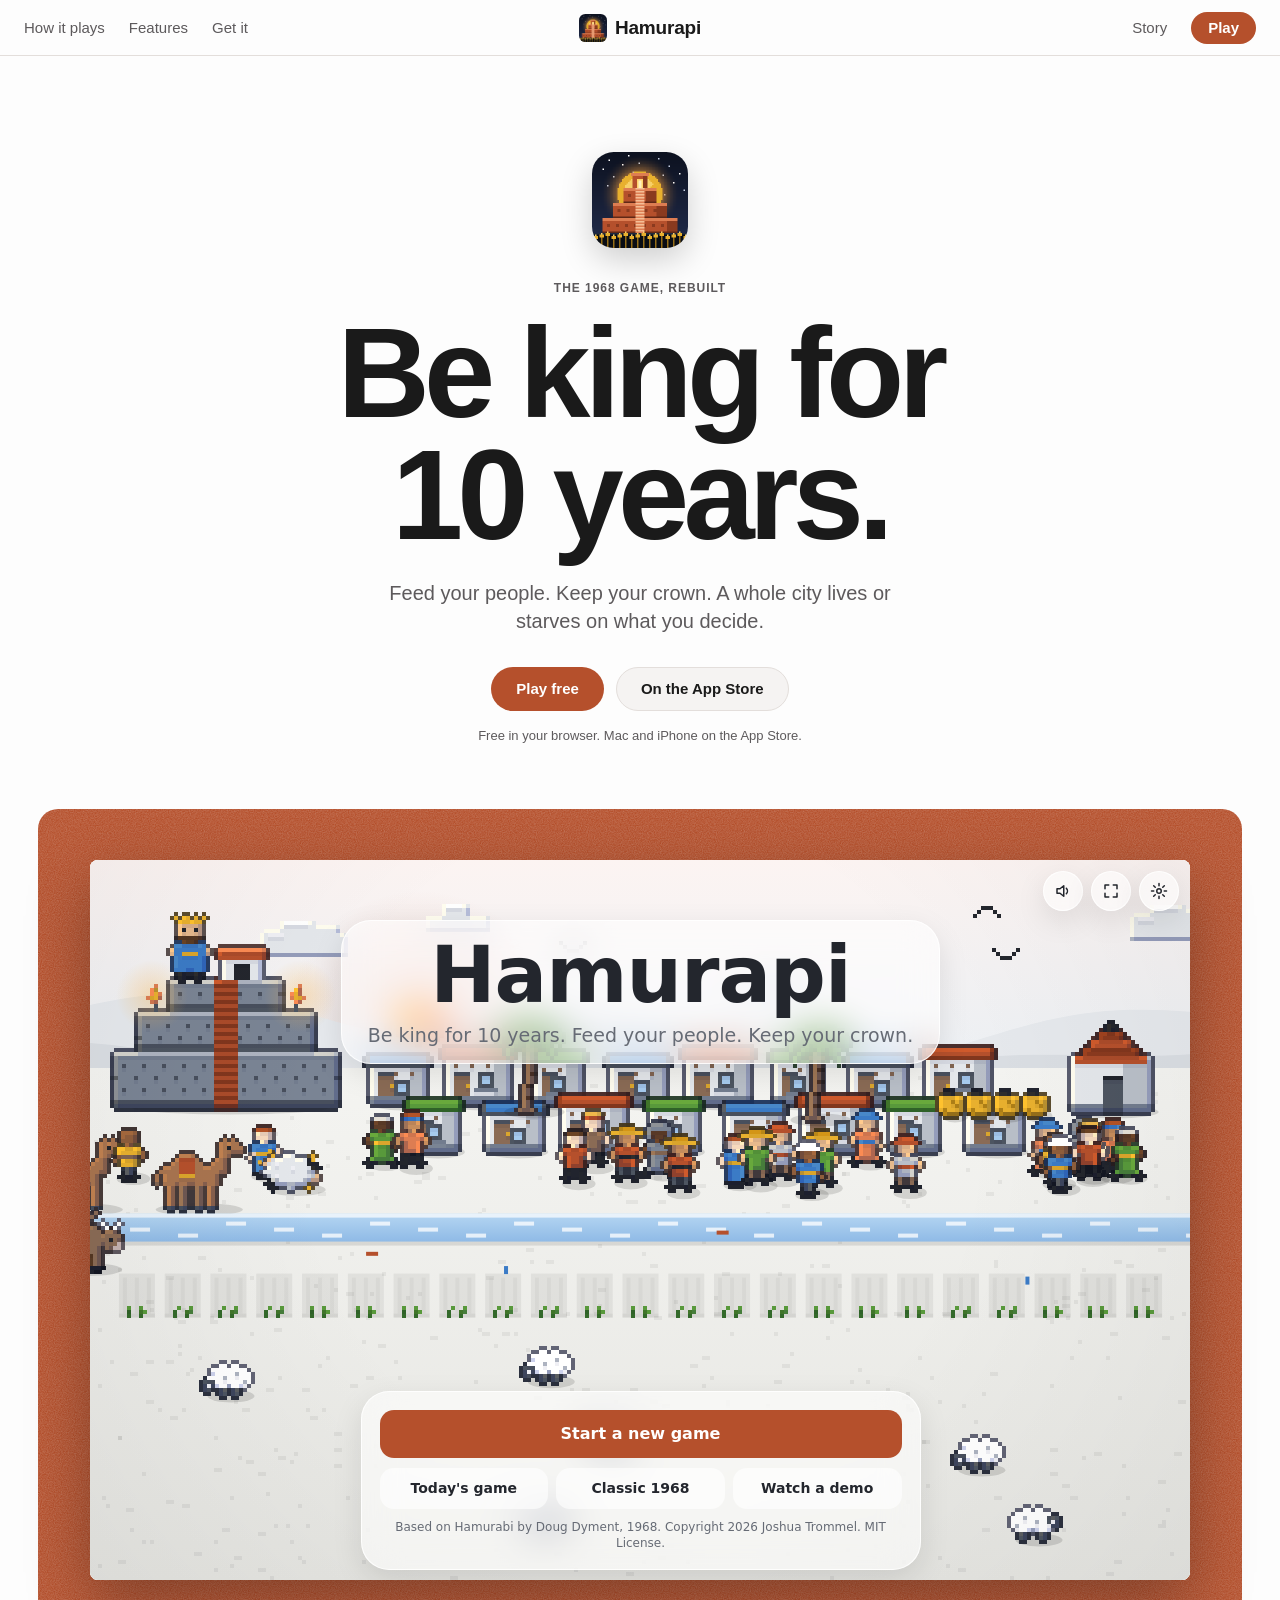
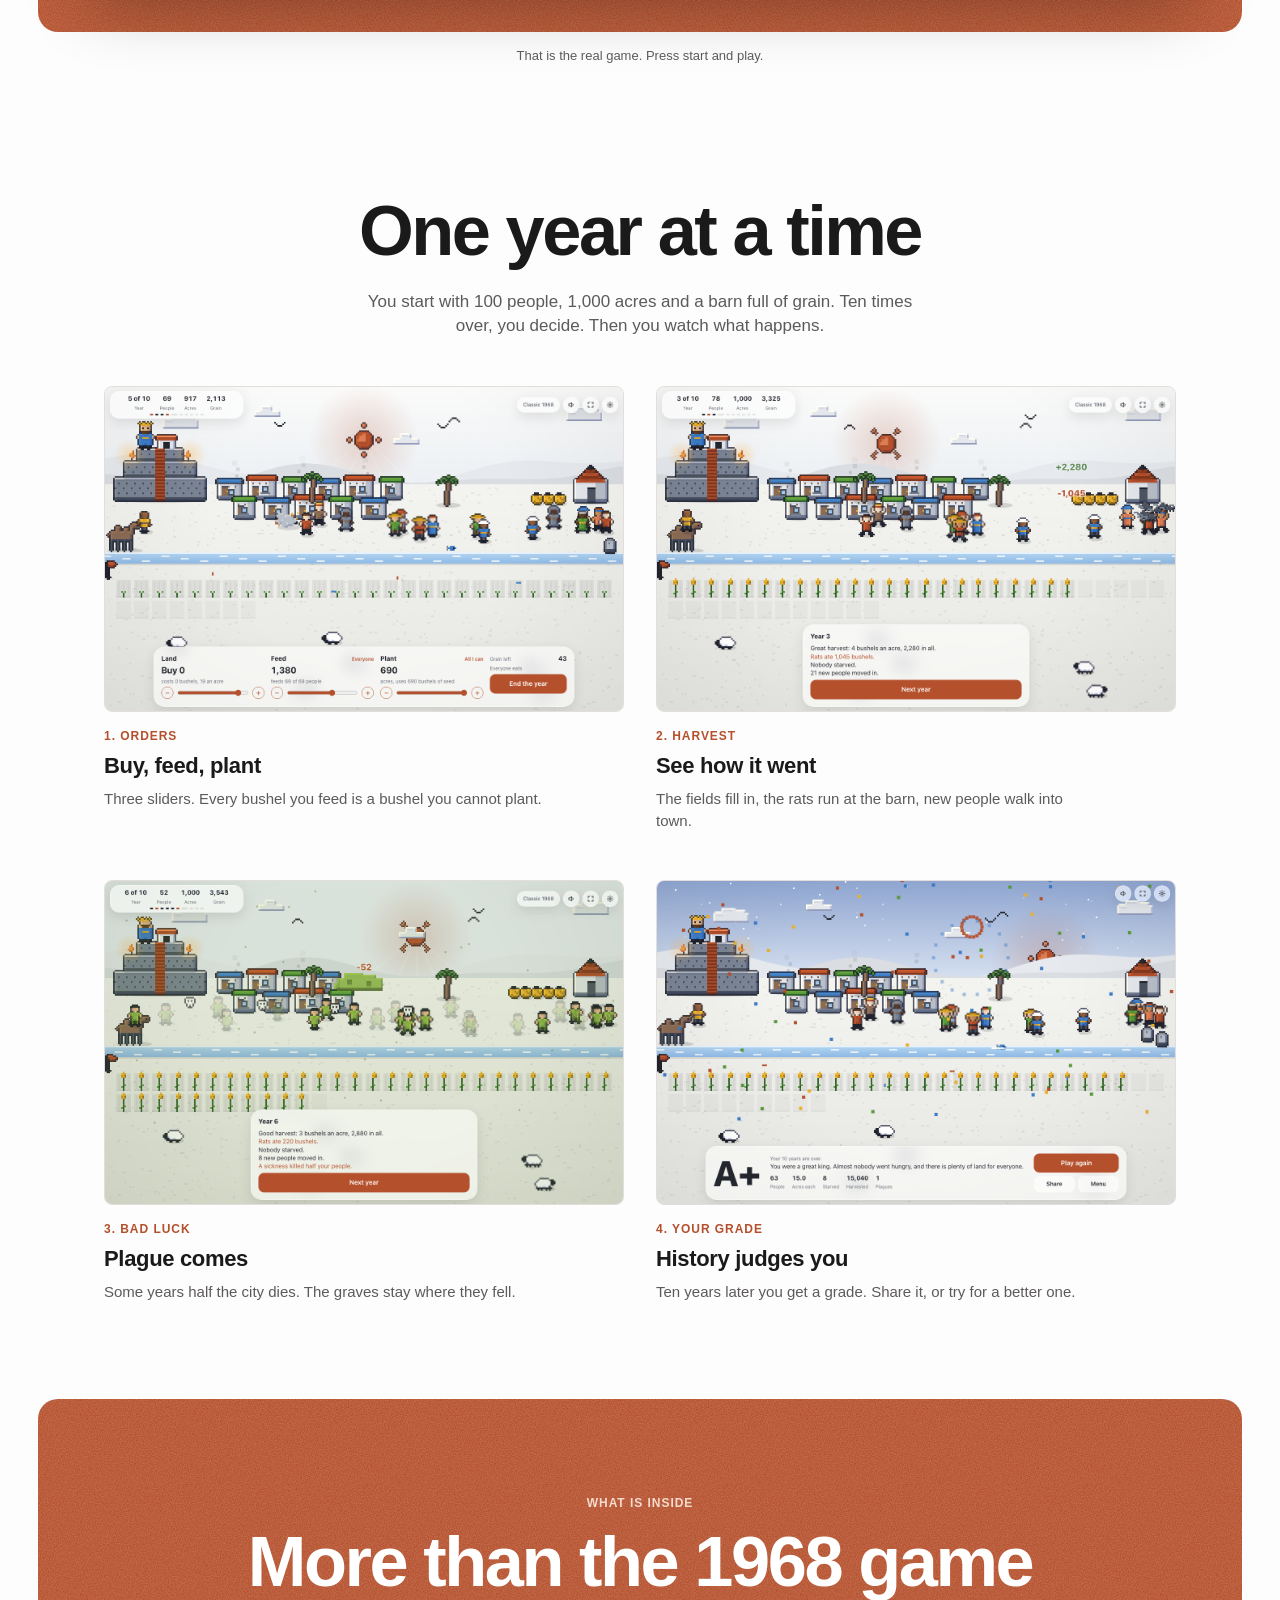
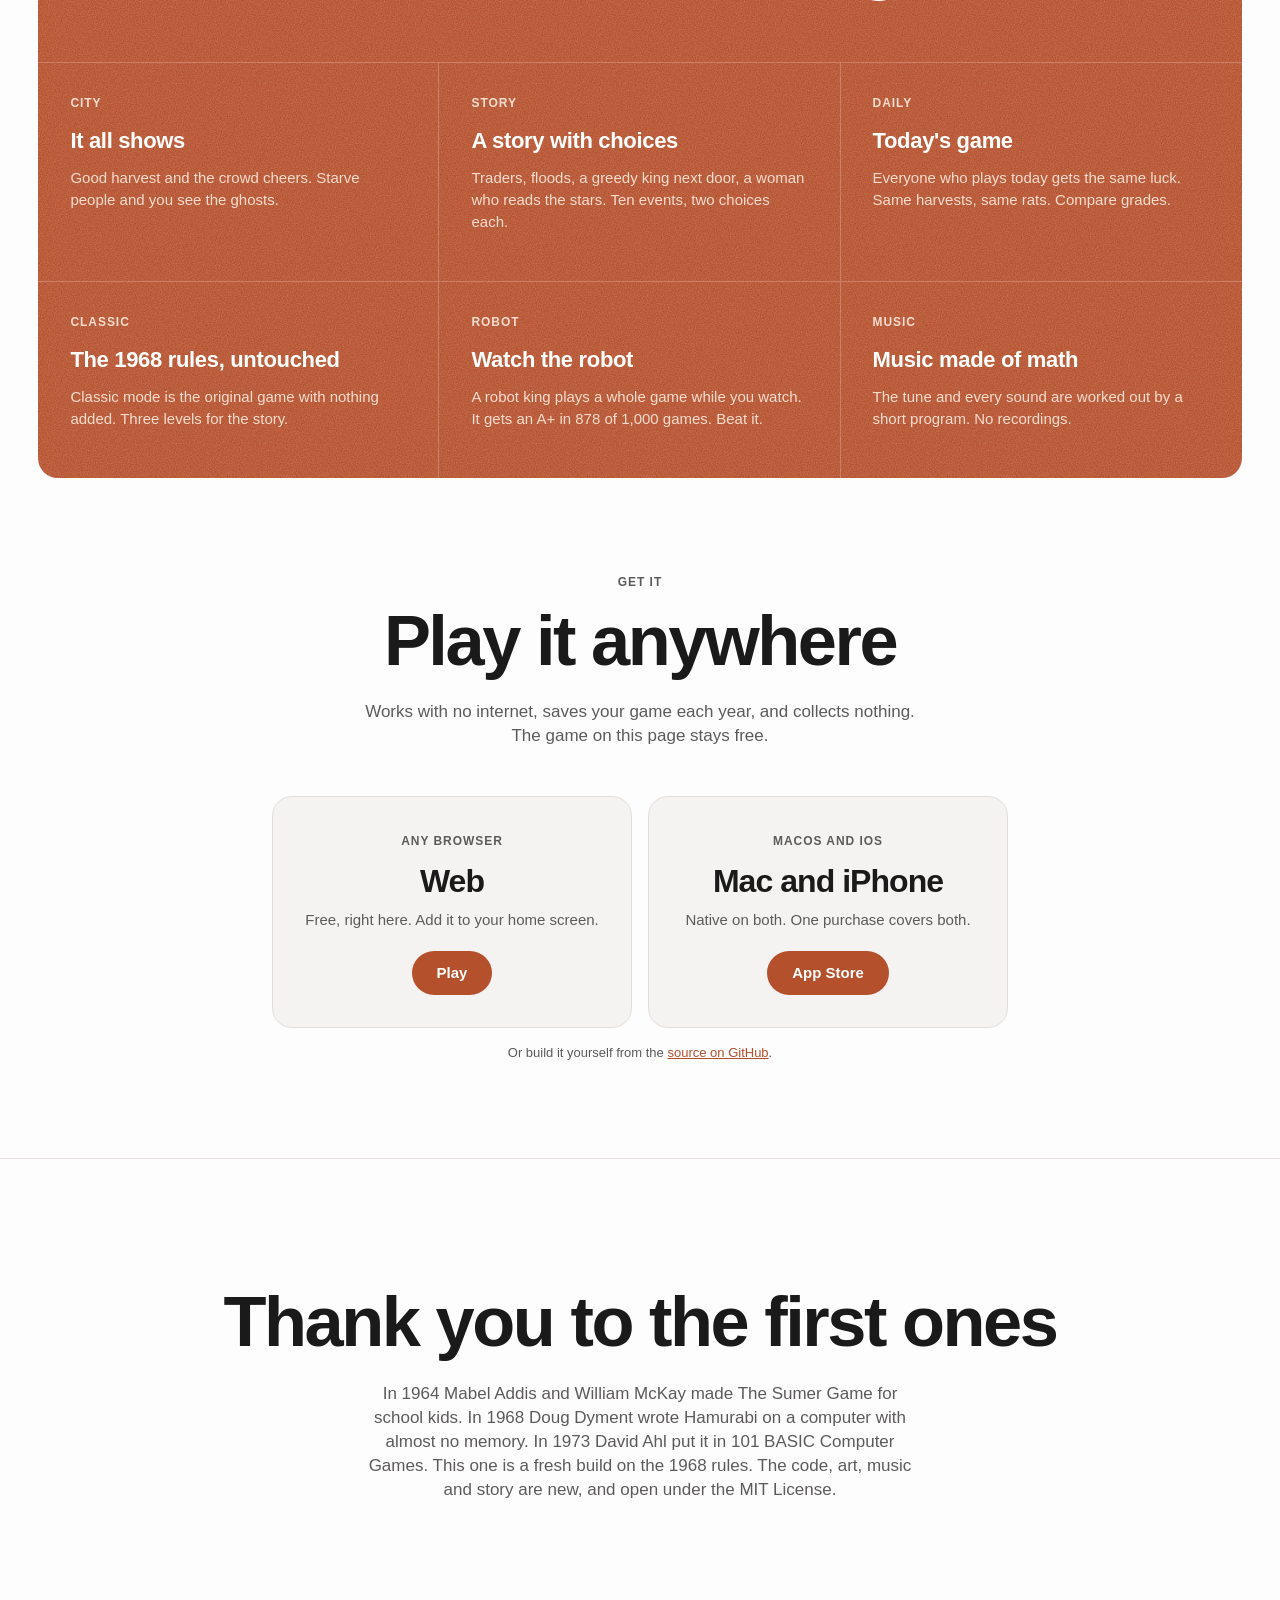
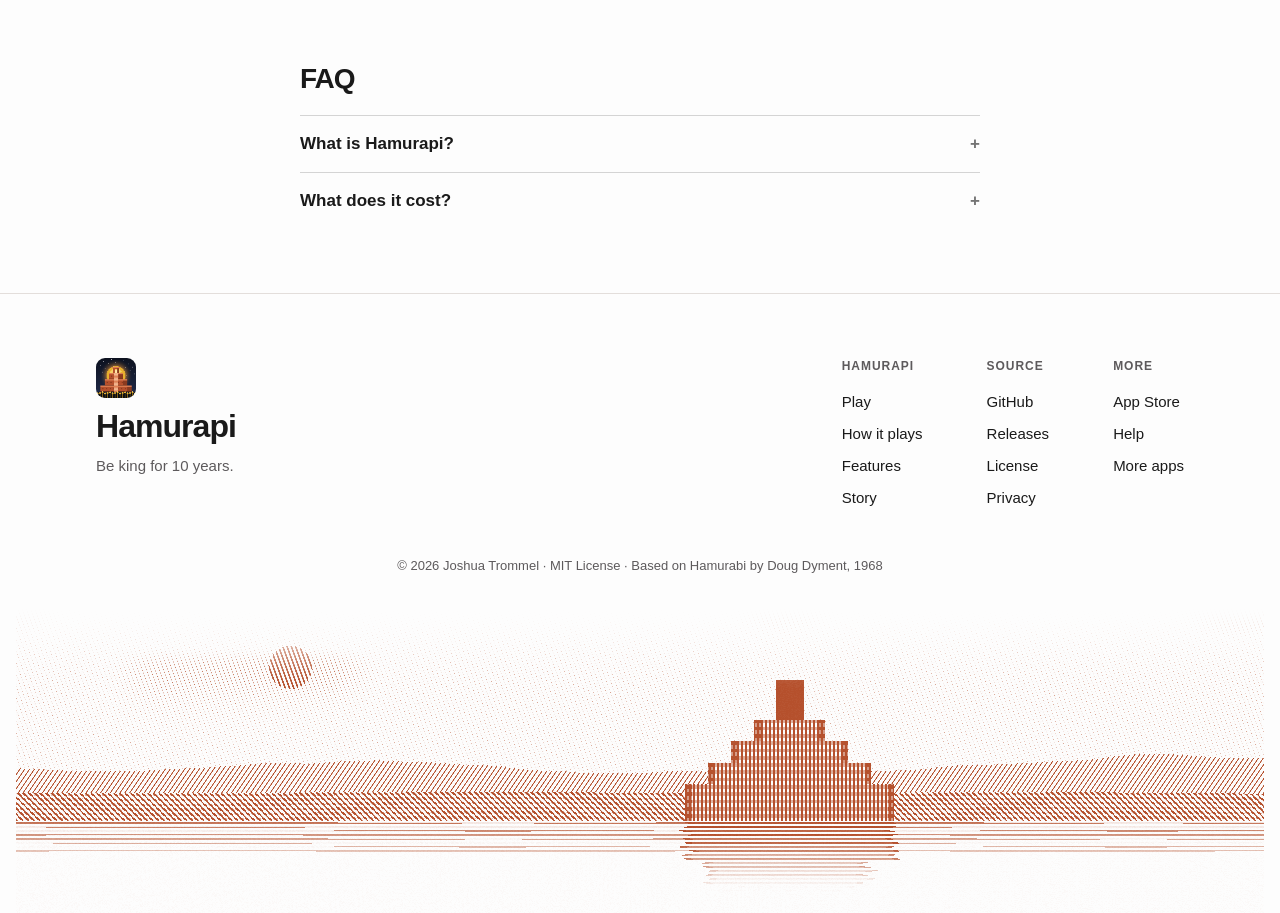
<file: web/index.html>
<!doctype html>
<html lang="en">
<head>
<meta charset="utf-8">
<meta name="viewport" content="width=device-width, initial-scale=1, viewport-fit=cover">
<meta name="theme-color" content="#fdfdfd" media="(prefers-color-scheme: light)">
<meta name="theme-color" content="#110c0a" media="(prefers-color-scheme: dark)">
<title>Hamurapi: be king for 10 years</title>
<meta name="description" content="Be king for 10 years. Feed your people. Keep your crown. The 1968 game, rebuilt with a living city, a story and music. Play it here, free.">
<meta property="og:title" content="Hamurapi">
<meta property="og:description" content="Be king for 10 years. Feed your people. Keep your crown. Play it in your browser.">
<meta property="og:image" content="https://hamurapi.jaybulb.com/og.png">
<meta property="og:url" content="https://hamurapi.jaybulb.com/">
<meta name="twitter:card" content="summary_large_image">
<link rel="canonical" href="https://hamurapi.jaybulb.com/">
<link rel="icon" href="favicon.svg" type="image/svg+xml">
<link rel="icon" href="favicon-32.png" sizes="32x32" type="image/png">
<link rel="apple-touch-icon" href="apple-touch-icon.png">
<link rel="stylesheet" href="tokens.css?v=2">
<link rel="stylesheet" href="landing.css?v=2">
<script src="landing.js?v=2" defer></script>
</head>
<body>

<header class="nav" aria-label="Site">
  <nav class="nav-links" aria-label="Main">
    <a href="#year">How it plays</a>
    <a href="#features">Features</a>
    <a href="#get">Get it</a>
  </nav>
  <a class="nav-brand" href="#top" aria-label="Hamurapi home"><img src="icon.png" alt="" width="28" height="28"><span>Hamurapi</span></a>
  <div class="nav-end">
    <a class="nav-get" href="#credits">Story</a>
    <a class="btn btn-solid" href="play/">Play</a>
  </div>
</header>

<main id="top">
<section class="hero">
  <div class="wrap center">
    <img class="hero-icon" src="icon.png" alt="" width="96" height="96">
    <p class="label">The 1968 game, rebuilt</p>
    <h1>Be king for 10&nbsp;years.</h1>
    <p class="lead">Feed your people. Keep your crown. A whole city lives or starves on what you decide.</p>
    <div class="cta">
      <a class="btn btn-solid" href="play/">Play free</a>
      <a class="btn btn-ghost" href="https://apps.apple.com/app/id6819131590">On the App Store</a>
    </div>
    <p class="fine">Free in your browser. Mac and iPhone on the App Store.</p>
  </div>
</section>

<section class="try">
  <div class="stage">
    <iframe id="game" title="Hamurapi, the game. Play it here." src="play/" allow="fullscreen"></iframe>
  </div>
  <p class="hint">That is the real game. Press start and play.</p>
</section>

<section class="sec" id="year">
  <div class="wrap">
    <div class="head center">
      <p class="label reveal">How it plays</p>
      <h2 class="reveal">One year at a time</h2>
      <p class="body reveal">You start with 100 people, 1,000 acres and a barn full of grain. Ten times over, you decide. Then you watch what happens.</p>
    </div>
    <div class="steps">
      <figure class="step reveal"><img src="shots/orders.png" alt="The orders panel: sliders for land to buy, grain to feed and acres to plant" width="1280" height="800" loading="lazy"><figcaption><span class="label">1. Orders</span><h3>Buy, feed, plant</h3><p>Three sliders. Every bushel you feed is a bushel you cannot plant.</p></figcaption></figure>
      <figure class="step reveal"><img src="shots/report.png" alt="The year report: a great harvest, rats ate 1,045 bushels, nobody starved" width="1280" height="800" loading="lazy"><figcaption><span class="label">2. Harvest</span><h3>See how it went</h3><p>The fields fill in, the rats run at the barn, new people walk into town.</p></figcaption></figure>
      <figure class="step reveal"><img src="shots/plague.png" alt="A plague year: ghosts rise over the city and half the people are gone" width="1280" height="800" loading="lazy"><figcaption><span class="label">3. Bad luck</span><h3>Plague comes</h3><p>Some years half the city dies. The graves stay where they fell.</p></figcaption></figure>
      <figure class="step reveal"><img src="shots/over.png" alt="The end of the reign: an A+ grade, confetti over the city" width="1280" height="800" loading="lazy"><figcaption><span class="label">4. Your grade</span><h3>History judges you</h3><p>Ten years later you get a grade. Share it, or try for a better one.</p></figcaption></figure>
    </div>
  </div>
</section>

<section class="band" id="features">
  <div class="band-copy reveal">
    <p class="label">What is inside</p>
    <h2>More than the 1968 game</h2>
  </div>
  <div class="cells">
    <article class="cell reveal"><p class="label">City</p><h3>It all shows</h3><p>Good harvest and the crowd cheers. Starve people and you see the ghosts.</p></article>
    <article class="cell reveal"><p class="label">Story</p><h3>A story with choices</h3><p>Traders, floods, a greedy king next door, a woman who reads the stars. Ten events, two choices each.</p></article>
    <article class="cell reveal"><p class="label">Daily</p><h3>Today's game</h3><p>Everyone who plays today gets the same luck. Same harvests, same rats. Compare grades.</p></article>
    <article class="cell reveal"><p class="label">Classic</p><h3>The 1968 rules, untouched</h3><p>Classic mode is the original game with nothing added. Three levels for the story.</p></article>
    <article class="cell reveal"><p class="label">Robot</p><h3>Watch the robot</h3><p>A robot king plays a whole game while you watch. It gets an A+ in 878 of 1,000 games. Beat it.</p></article>
    <article class="cell reveal"><p class="label">Music</p><h3>Music made of math</h3><p>The tune and every sound are worked out by a short program. No recordings.</p></article>
  </div>
</section>

<section class="sec" id="get">
  <div class="wrap center">
    <p class="label reveal">Get it</p>
    <h2 class="reveal">Play it anywhere</h2>
    <p class="body reveal">Works with no internet, saves your game each year, and collects nothing. The game on this page stays free.</p>
    <div class="plats">
      <div class="plat reveal"><small>Any browser</small><b>Web</b><p>Free, right here. Add it to your home screen.</p><a class="btn btn-solid" href="play/">Play</a></div>
      <div class="plat reveal"><small>macOS and iOS</small><b>Mac and iPhone</b><p>Native on both. One purchase covers both.</p><a class="btn btn-solid" href="https://apps.apple.com/app/id6819131590">App Store</a></div>
    </div>
    <p class="fine">Or build it yourself from the <a href="https://github.com/nulljosh/hamurapi">source on GitHub</a>.</p>
  </div>
</section>

<section class="sec credits" id="credits">
  <div class="wrap center">
    <p class="label reveal">Where it came from</p>
    <h2 class="reveal">Thank you to the first ones</h2>
    <p class="body reveal">In 1964 Mabel Addis and William McKay made The Sumer Game for school kids. In 1968 Doug Dyment wrote Hamurabi on a computer with almost no memory. In 1973 David Ahl put it in 101 BASIC Computer Games. This one is a fresh build on the 1968 rules. The code, art, music and story are new, and open under the MIT License.</p>
  </div>
</section>

<section class="faq" id="faq"><style>.faq{max-width:720px;margin:0 auto;padding:64px 20px}.faq h2{font-size:28px;line-height:1.2;font-weight:600;margin:0 0 20px}.faq details{border-top:1px solid color-mix(in srgb,currentColor 18%,transparent);padding:16px 0}.faq details:last-child{border-bottom:1px solid color-mix(in srgb,currentColor 18%,transparent)}.faq summary{cursor:pointer;font-weight:600;list-style:none;display:flex;justify-content:space-between;gap:16px}.faq summary::-webkit-details-marker{display:none}.faq summary::after{content:"+";opacity:.6}.faq details[open] summary::after{content:"\2212"}.faq p{margin:12px 0 0;opacity:.75;line-height:1.5}</style><h2>FAQ</h2><details><summary>What is Hamurapi?</summary><p>The 1968 game Hamurabi, rebuilt with a living city, a story and music. Be king for 10 years, feed your people and keep your crown.</p></details><details><summary>What does it cost?</summary><p>Nothing. You can play it here in the browser, free.</p></details><script type="application/ld+json">{"@context": "https://schema.org", "@type": "FAQPage", "mainEntity": [{"@type": "Question", "name": "What is Hamurapi?", "acceptedAnswer": {"@type": "Answer", "text": "The 1968 game Hamurabi, rebuilt with a living city, a story and music. Be king for 10 years, feed your people and keep your crown."}}, {"@type": "Question", "name": "What does it cost?", "acceptedAnswer": {"@type": "Answer", "text": "Nothing. You can play it here in the browser, free."}}]}</script></section>
</main>

<footer class="foot" id="footer">
  <div class="foot-top">
    <div class="foot-brand"><img src="icon.png" alt="" width="40" height="40"><b>Hamurapi</b><p>Be king for 10 years.</p></div>
    <nav class="foot-cols" aria-label="Footer">
      <div><p class="label">Hamurapi</p><a href="play/">Play</a><a href="#year">How it plays</a><a href="#features">Features</a><a href="#credits">Story</a></div>
      <div><p class="label">Source</p><a href="https://github.com/nulljosh/hamurapi">GitHub</a><a href="https://github.com/nulljosh/hamurapi/releases">Releases</a><a href="https://github.com/nulljosh/hamurapi/blob/main/LICENSE">License</a><a href="privacy">Privacy</a></div>
      <div><p class="label">More</p><a href="https://apps.apple.com/app/id6819131590">App Store</a><a href="mailto:trommatic@icloud.com?subject=Hamurapi">Help</a><a href="https://jaybulb.com">More apps</a></div>
    </nav>
  </div>
  <p class="legal">&copy; 2026 Joshua Trommel &middot; MIT License &middot; Based on Hamurabi by Doug Dyment, 1968</p>
  <canvas class="footer-scene" aria-hidden="true"></canvas>
</footer>
<script src="footer-scene.js" defer></script>
</body>
</html>
</file>
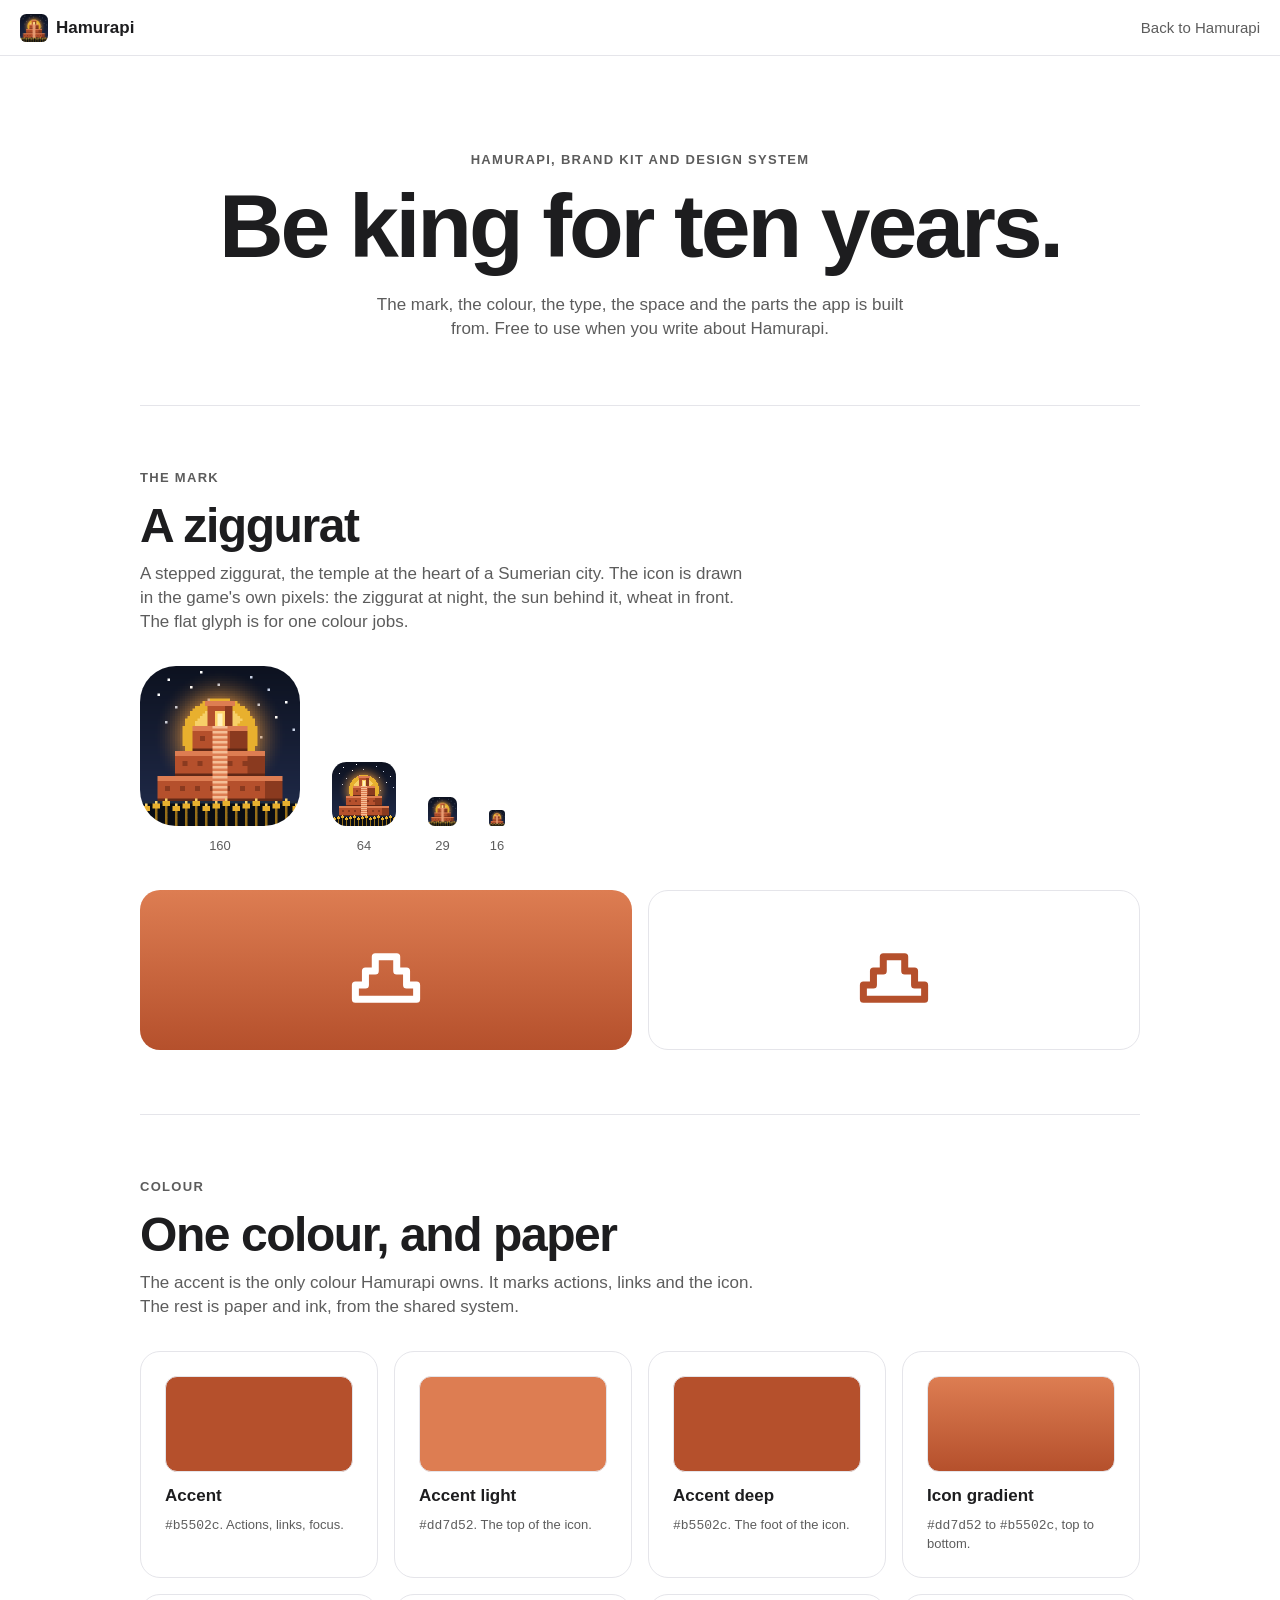
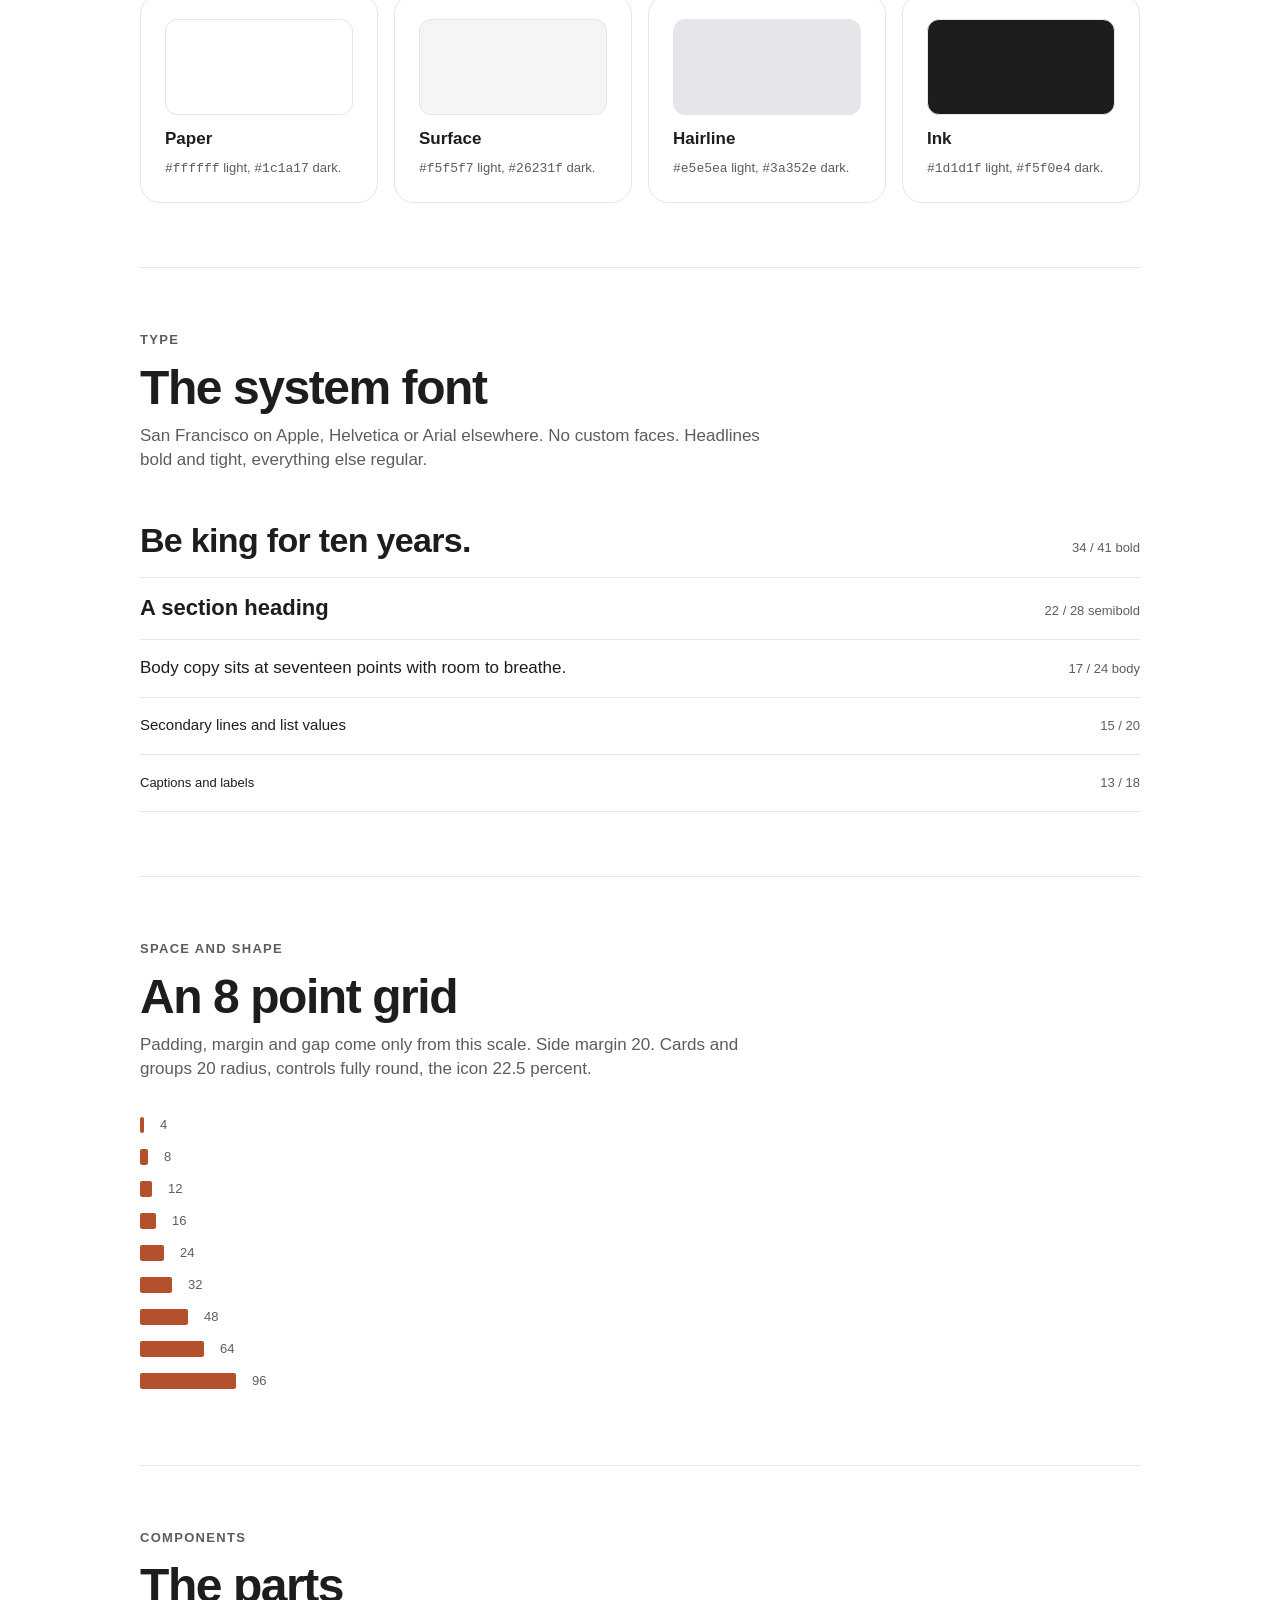
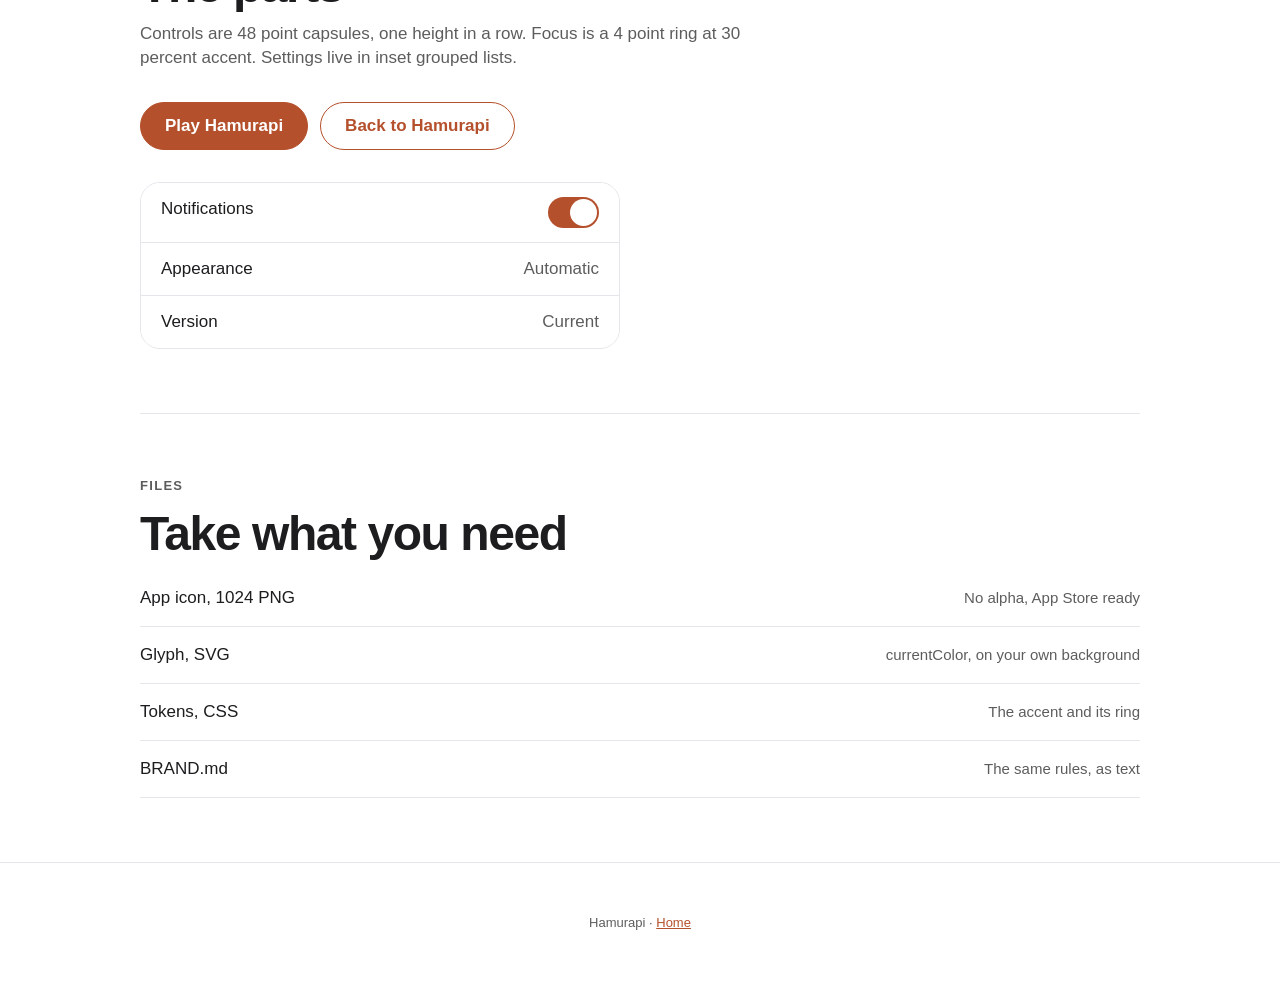
<file: web/brand/index.html>
<!doctype html>
<html lang="en">
<head>
<meta charset="utf-8">
<meta name="viewport" content="width=device-width, initial-scale=1">
<title>Hamurapi brand kit</title>
<meta name="description" content="Hamurapi's mark, colour, type, space and components, in one page.">
<meta name="theme-color" content="#ffffff">
<link rel="icon" href="icon-1024.png">
<style>
@import url("https://jaybulb.com/tokens.css");
@import url("tokens.css");
/* written by make_brand_page.py; white paper in light mode, the shared tokens in dark */
@media (prefers-color-scheme: light) { :root { --color-bg: #fff; --color-bg2: #f5f5f7; --color-hairline: #e5e5ea; } }
:root { --a: #b5502c; --a-light: #dd7d52; --a-deep: #b5502c; --a-solid: #b5502c; --a-link: #b5502c; --ink: var(--color-text, #1d1d1f); --paper: var(--color-bg, #fff); --surface: var(--color-bg2, #f5f5f7); --line: var(--color-hairline, #e5e5ea); --sub: var(--color-secondary, rgba(0,0,0,.64)); }
@media (prefers-color-scheme: dark) { :root { --a-link: #e8875f; } }
* { box-sizing: border-box; margin: 0; padding: 0; }
body { font-family: -apple-system, BlinkMacSystemFont, "SF Pro Text", "Helvetica Neue", Helvetica, Arial, sans-serif; font-size: 17px; line-height: 24px; color: var(--ink); background: var(--paper); -webkit-font-smoothing: antialiased; }
a { color: var(--a-link); }
.wrap { max-width: 1040px; margin: 0 auto; padding: 0 20px; }
.nav { position: sticky; top: 0; z-index: 5; display: flex; align-items: center; justify-content: space-between; height: 56px; padding: 0 20px; background: color-mix(in srgb, var(--paper) 88%, transparent); backdrop-filter: blur(16px); -webkit-backdrop-filter: blur(16px); border-bottom: 1px solid var(--line); }
.nav a { display: flex; align-items: center; gap: 8px; font-weight: 700; color: var(--ink); text-decoration: none; }
.nav img { width: 28px; height: 28px; border-radius: 22.5%; }
.nav .back { font-weight: 500; color: var(--sub); font-size: 15px; }
.label { font-size: 13px; line-height: 16px; font-weight: 600; letter-spacing: .1em; text-transform: uppercase; color: var(--sub); margin-bottom: 16px; }
header { padding: 96px 0 64px; text-align: center; }
h1 { font-size: clamp(44px, 7vw, 96px); line-height: .95; font-weight: 700; letter-spacing: -.035em; text-wrap: balance; }
header p:last-child { max-width: 560px; margin: 24px auto 0; color: var(--sub); }
section { padding: 64px 0; border-top: 1px solid var(--line); }
h2 { font-size: clamp(32px, 4vw, 48px); line-height: 1; font-weight: 700; letter-spacing: -.03em; margin-bottom: 12px; }
.intro { color: var(--sub); max-width: 620px; margin-bottom: 32px; }
.grid { display: grid; gap: 16px; grid-template-columns: repeat(auto-fill, minmax(200px, 1fr)); }
.card { border: 1px solid var(--line); border-radius: 20px; padding: 24px; background: var(--paper); }
.card small { display: block; color: var(--sub); font-size: 13px; line-height: 18px; margin-top: 8px; }
code { font: 13px/18px ui-monospace, SFMono-Regular, Menlo, monospace; }
.marks { display: flex; flex-wrap: wrap; align-items: flex-end; gap: 32px; }
.marks figure { text-align: center; }
.marks img { display: block; border-radius: 22.5%; margin: 0 auto 8px; }
.marks figcaption { font-size: 13px; color: var(--sub); }
.mark-on { display: grid; grid-template-columns: 1fr 1fr; gap: 16px; margin-top: 32px; }
.mark-on div { height: 160px; border-radius: 20px; display: grid; place-items: center; border: 1px solid var(--line); }
.mark-on i { display: block; width: 112px; height: 112px; background: currentColor; -webkit-mask: url(mark.svg) center / contain no-repeat; mask: url(mark.svg) center / contain no-repeat; }
.mark-on .on-accent { background: linear-gradient(var(--a-light), var(--a-deep)); color: #fff; border: 0; }
.mark-on .on-paper { color: var(--a-link); }
.sw { height: 96px; border-radius: 12px; margin-bottom: 12px; border: 1px solid var(--line); }
.type p { border-bottom: 1px solid var(--line); padding: 16px 0; display: flex; justify-content: space-between; align-items: baseline; gap: 16px; }
.type p span:last-child { color: var(--sub); font-size: 13px; white-space: nowrap; }
.t34 { font-size: 34px; line-height: 41px; font-weight: 700; letter-spacing: -.02em; } .t22 { font-size: 22px; line-height: 28px; font-weight: 600; } .t15 { font-size: 15px; line-height: 20px; } .t13 { font-size: 13px; line-height: 18px; }
.space div { display: flex; align-items: center; gap: 16px; margin-bottom: 8px; font-size: 13px; color: var(--sub); }
.space b { display: block; height: 16px; background: var(--a); border-radius: 2px; }
.row { display: flex; flex-wrap: wrap; gap: 12px; align-items: center; }
.btn { height: 48px; padding: 0 24px; border-radius: 999px; display: inline-flex; align-items: center; font-weight: 600; font-size: 17px; text-decoration: none; border: 1px solid var(--a-solid); white-space: nowrap; }
.btn-solid { background: var(--a-solid); color: #ffffff; }
.btn-ghost { background: var(--paper); color: var(--a-link); border-color: var(--a-link); }
.btn:focus-visible { outline: 4px solid color-mix(in srgb, var(--a) 30%, transparent); outline-offset: 2px; }
.list { margin-top: 32px; border: 1px solid var(--line); border-radius: 20px; overflow: hidden; max-width: 480px; }
.list div { display: flex; justify-content: space-between; padding: 14px 20px; border-bottom: 1px solid var(--line); background: var(--paper); }
.list div:last-child { border-bottom: 0; }
.list span:last-child { color: var(--sub); }
.tog { width: 51px; height: 31px; border-radius: 999px; background: var(--a-solid); position: relative; }
.tog::after { content: ""; position: absolute; top: 2px; right: 2px; width: 27px; height: 27px; border-radius: 50%; background: #fff; }
.files a { display: flex; justify-content: space-between; gap: 16px; padding: 16px 0; border-bottom: 1px solid var(--line); color: var(--ink); text-decoration: none; }
.files a span:last-child { color: var(--sub); font-size: 15px; text-align: right; }
.files a:hover span:first-child { color: var(--a-link); }
footer { padding: 48px 0; text-align: center; font-size: 13px; color: var(--sub); border-top: 1px solid var(--line); }
@media (max-width: 600px) { .mark-on { grid-template-columns: 1fr; } .type p { flex-direction: column; gap: 4px; } }
</style>
</head>
<body>
<nav class="nav" aria-label="Main"><a href="/"><img src="icon-1024.png" alt="">Hamurapi</a><a class="back" href="/">Back to Hamurapi</a></nav>
<main class="wrap">
  <header>
    <p class="label">Hamurapi, brand kit and design system</p>
    <h1>Be king for ten years.</h1>
    <p>The mark, the colour, the type, the space and the parts the app is built from. Free to use when you write about Hamurapi.</p>
  </header>

  <section aria-labelledby="mark-h">
    <p class="label">The mark</p>
    <h2 id="mark-h">A ziggurat</h2>
    <p class="intro">A stepped ziggurat, the temple at the heart of a Sumerian city. The icon is drawn in the game's own pixels: the ziggurat at night, the sun behind it, wheat in front. The flat glyph is for one colour jobs.</p>
    <div class="marks">
      <figure><img src="icon-1024.png" width="160" height="160" alt="The Hamurapi icon at 160 pixels"><figcaption>160</figcaption></figure>
      <figure><img src="icon-1024.png" width="64" height="64" alt="The Hamurapi icon at 64 pixels"><figcaption>64</figcaption></figure>
      <figure><img src="icon-1024.png" width="29" height="29" alt="The Hamurapi icon at 29 pixels"><figcaption>29</figcaption></figure>
      <figure><img src="icon-1024.png" width="16" height="16" alt="The Hamurapi icon at 16 pixels"><figcaption>16</figcaption></figure>
    </div>
    <div class="mark-on">
      <div class="on-accent"><i role="img" aria-label="The glyph on the gradient tile"></i></div>
      <div class="on-paper"><i role="img" aria-label="The glyph in the accent on paper"></i></div>
    </div>
  </section>

  <section aria-labelledby="colour-h">
    <p class="label">Colour</p>
    <h2 id="colour-h">One colour, and paper</h2>
    <p class="intro">The accent is the only colour Hamurapi owns. It marks actions, links and the icon. The rest is paper and ink, from the shared system.</p>
    <div class="grid">
      <div class="card"><div class="sw" style="background:#b5502c"></div><b>Accent</b><small><code>#b5502c</code>. Actions, links, focus.</small></div>
      <div class="card"><div class="sw" style="background:#dd7d52"></div><b>Accent light</b><small><code>#dd7d52</code>. The top of the icon.</small></div>
      <div class="card"><div class="sw" style="background:#b5502c"></div><b>Accent deep</b><small><code>#b5502c</code>. The foot of the icon.</small></div>
      <div class="card"><div class="sw" style="background:linear-gradient(#dd7d52,#b5502c)"></div><b>Icon gradient</b><small><code>#dd7d52</code> to <code>#b5502c</code>, top to bottom.</small></div>
      <div class="card"><div class="sw" style="background:#fff"></div><b>Paper</b><small><code>#ffffff</code> light, <code>#1c1a17</code> dark.</small></div>
      <div class="card"><div class="sw" style="background:#f5f5f7"></div><b>Surface</b><small><code>#f5f5f7</code> light, <code>#26231f</code> dark.</small></div>
      <div class="card"><div class="sw" style="background:#e5e5ea"></div><b>Hairline</b><small><code>#e5e5ea</code> light, <code>#3a352e</code> dark.</small></div>
      <div class="card"><div class="sw" style="background:#1d1d1f"></div><b>Ink</b><small><code>#1d1d1f</code> light, <code>#f5f0e4</code> dark.</small></div>
    </div>
  </section>

  <section aria-labelledby="type-h">
    <p class="label">Type</p>
    <h2 id="type-h">The system font</h2>
    <p class="intro">San Francisco on Apple, Helvetica or Arial elsewhere. No custom faces. Headlines bold and tight, everything else regular.</p>
    <div class="type">
      <p><span class="t34">Be king for ten years.</span><span>34 / 41 bold</span></p>
      <p><span class="t22">A section heading</span><span>22 / 28 semibold</span></p>
      <p><span>Body copy sits at seventeen points with room to breathe.</span><span>17 / 24 body</span></p>
      <p><span class="t15">Secondary lines and list values</span><span>15 / 20</span></p>
      <p><span class="t13">Captions and labels</span><span>13 / 18</span></p>
    </div>
  </section>

  <section aria-labelledby="space-h">
    <p class="label">Space and shape</p>
    <h2 id="space-h">An 8 point grid</h2>
    <p class="intro">Padding, margin and gap come only from this scale. Side margin 20. Cards and groups 20 radius, controls fully round, the icon 22.5 percent.</p>
    <div class="space">
      <div><b style="width:4px"></b>4</div><div><b style="width:8px"></b>8</div><div><b style="width:12px"></b>12</div><div><b style="width:16px"></b>16</div>
      <div><b style="width:24px"></b>24</div><div><b style="width:32px"></b>32</div><div><b style="width:48px"></b>48</div><div><b style="width:64px"></b>64</div><div><b style="width:96px"></b>96</div>
    </div>
  </section>

  <section aria-labelledby="parts-h">
    <p class="label">Components</p>
    <h2 id="parts-h">The parts</h2>
    <p class="intro">Controls are 48 point capsules, one height in a row. Focus is a 4 point ring at 30 percent accent. Settings live in inset grouped lists.</p>
    <div class="row">
      <a class="btn btn-solid" href="/">Play Hamurapi</a>
      <a class="btn btn-ghost" href="/">Back to Hamurapi</a>
    </div>
    <div class="list" aria-hidden="true">
      <div><span>Notifications</span><span class="tog"></span></div>
      <div><span>Appearance</span><span>Automatic</span></div>
      <div><span>Version</span><span>Current</span></div>
    </div>
  </section>

  <section aria-labelledby="files-h">
    <p class="label">Files</p>
    <h2 id="files-h">Take what you need</h2>
    <div class="files">
      <a href="icon-1024.png" download><span>App icon, 1024 PNG</span><span>No alpha, App Store ready</span></a>
      <a href="mark.svg" download><span>Glyph, SVG</span><span>currentColor, on your own background</span></a>
      <a href="tokens.css" download><span>Tokens, CSS</span><span>The accent and its ring</span></a>
      <a href="https://github.com/nulljosh/hamurapi/blob/main/brand/BRAND.md"><span>BRAND.md</span><span>The same rules, as text</span></a>
    </div>
  </section>
</main>
<footer>Hamurapi &middot; <a href="/">Home</a></footer>
</body>
</html>
</file>
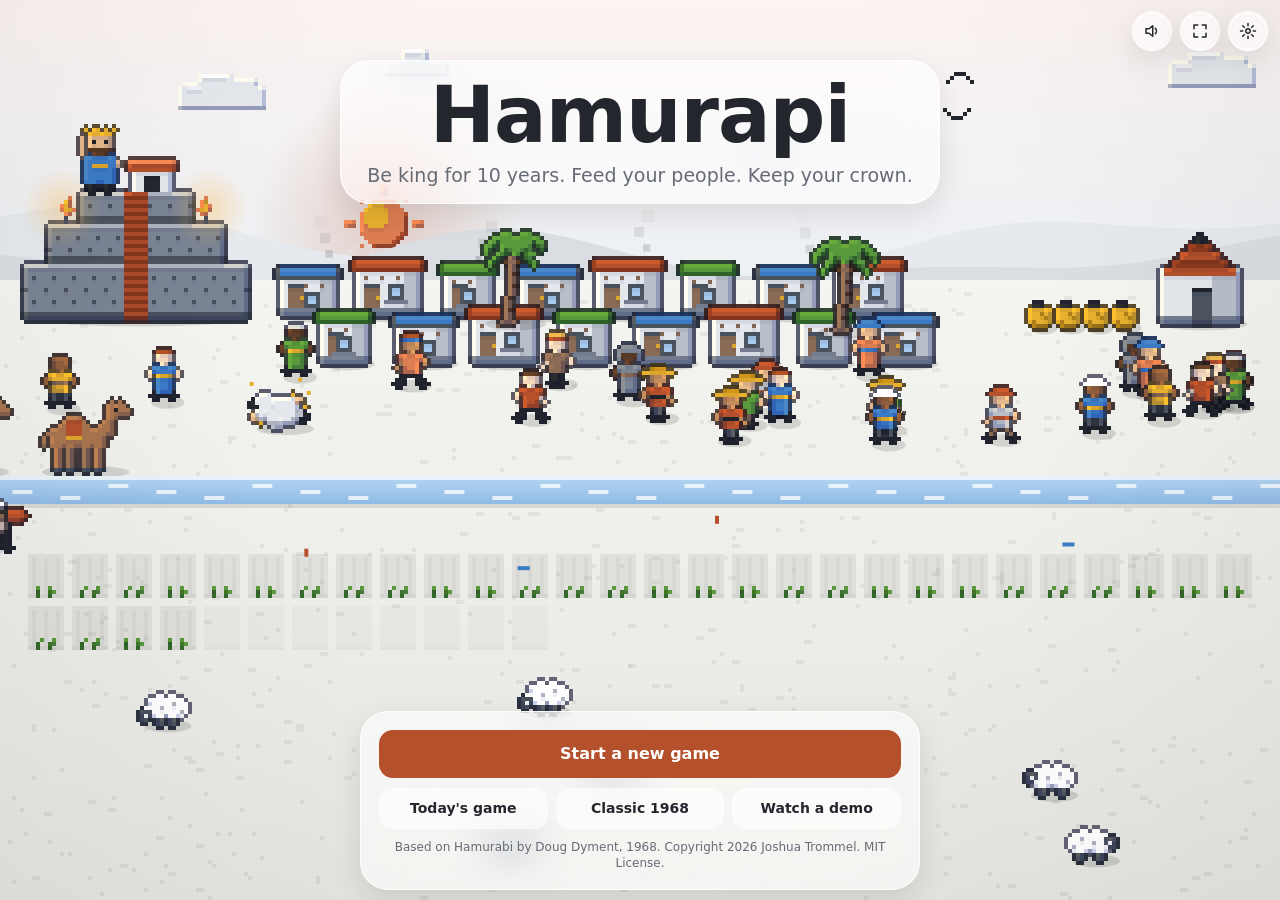
<file: web/play/index.html>
<!doctype html>
<html lang="en">
<head>
<meta charset="utf-8">
<meta name="viewport" content="width=device-width, initial-scale=1, viewport-fit=cover">
<title>Hamurapi</title>
<meta name="description" content="Be king for 10 years. Feed your people. Keep your crown. The 1968 game, rebuilt with a living city.">
<link rel="icon" href="../icon.png">
<link rel="apple-touch-icon" href="../icon-192.png">
<link rel="manifest" href="manifest.webmanifest">
<meta name="theme-color" content="#f6f6f4">
<meta name="mobile-web-app-capable" content="yes">
<script>if(/[?&](embed|backdrop)\b/.test(location.search))document.documentElement.classList.add('embed');if(/[?&]backdrop\b/.test(location.search))document.documentElement.classList.add('backdrop');if(/[?&]shot=/.test(location.search))document.documentElement.classList.add('still')</script>
<style>
:root{--ink:#23262d;--muted:#666b75;--accent:#b5502c;--sky:#f6f6f4}
*{box-sizing:border-box}
html,body{margin:0;height:100%;overflow:hidden;background:var(--sky);color:var(--ink);font:15px/1.35 -apple-system,system-ui,"Segoe UI",Roboto,sans-serif;-webkit-font-smoothing:antialiased;-webkit-tap-highlight-color:transparent}
canvas{position:fixed;inset:0;width:100%;height:100%}
#ui{position:fixed;inset:0;display:flex;flex-direction:column;align-items:center;padding:10px 12px max(10px,env(safe-area-inset-bottom));pointer-events:none}
#ui>*{pointer-events:auto}
.glass{background:rgba(255,255,255,.6);-webkit-backdrop-filter:blur(18px) saturate(1.5);backdrop-filter:blur(18px) saturate(1.5);border:1px solid rgba(255,255,255,.85);box-shadow:0 10px 30px rgba(0,0,0,.10);border-radius:28px}
button{font:inherit;color:inherit;cursor:pointer;border:0;background:none;padding:0}
button:focus-visible,input:focus-visible,select:focus-visible{outline:2px solid var(--accent);outline-offset:2px}
#hud{display:flex;gap:8px;width:100%;align-items:center;min-height:42px}
.stats{display:flex;gap:6px 24px;padding:7px 18px;border-radius:24px;flex-wrap:wrap;justify-content:center;max-width:330px}
.pips{flex-basis:100%;display:flex;gap:5px;justify-content:center}.pips i{width:8px;height:4px;border-radius:2px;background:rgba(0,0,0,.1)}.pips .done{background:var(--ink)}.pips .bad{background:var(--accent)}.pips .now{width:16px}
.stat{text-align:center}.stat b{display:block;font-size:16px;font-variant-numeric:tabular-nums}.stat span{font-size:11px;color:var(--muted)}
.spacer{flex:1}
.pill{padding:10px 14px;border-radius:20px;font-size:13px;font-weight:600}
.round{width:40px;height:40px;border-radius:20px;display:grid;place-items:center}
.round svg{width:18px;height:18px;fill:none;stroke:var(--ink);stroke-width:2;stroke-linecap:round;stroke-linejoin:round}
#heading{margin-top:8px;padding:14px 26px;text-align:center;border-radius:30px}
#heading h1{font-size:clamp(46px,9vw,78px);font-weight:800;letter-spacing:-1px;margin:0;line-height:1.05}
#heading p{margin:6px 0 0;color:var(--muted);font-size:clamp(14px,2vw,19px)}
.embed #heading{display:none}
/* backdrop: the landing's hero runs the robot's reign behind its copy, scene and year bar only, silent */
.backdrop #panel,.backdrop .round,.backdrop .pill{display:none}
#panel{margin-top:auto;width:100%;max-width:1040px;padding:18px}
#panel.narrow{max-width:560px}
.primary{display:block;width:100%;padding:13px;border-radius:14px;background:var(--accent);color:#fff;font-weight:600;font-size:16px}
.primary:disabled{background:#a9adb5;cursor:default}
.quiet{flex:1;padding:11px 6px;border-radius:14px;background:rgba(255,255,255,.62);font-weight:600;font-size:14px}
.quiet:disabled{opacity:.45;cursor:default}
.row{display:flex;gap:8px}.col{display:flex;flex-direction:column;gap:10px}
.small{font-size:12px;color:var(--muted)}.center{text-align:center}.bad{color:var(--accent)}
h2{margin:0;font-size:22px}h3{margin:0;font-size:16px}p{margin:0}
.note{background:rgba(255,255,255,.62);border-radius:12px;padding:8px 12px;font-size:13px;margin-bottom:12px}
.orders{display:flex;gap:16px;align-items:flex-start}
.order{flex:1;min-width:0}.order .top{display:flex;align-items:baseline;gap:4px 8px;flex-wrap:wrap}
.order .big{font-size:22px;font-weight:700;font-variant-numeric:tabular-nums;order:5;flex-basis:100%}
.order .detail{order:6}
.quick{margin-left:auto;color:var(--accent);font-size:12px;font-weight:600}
.slide{display:flex;align-items:center;gap:8px;margin-top:4px}
.slide button{width:30px;height:30px;border-radius:15px;border:1.5px solid var(--accent);color:var(--accent);font-size:18px;line-height:1;flex:none}
input[type=range]{flex:1;min-width:0;accent-color:var(--accent);height:28px}
.sum{width:190px;flex:none;display:flex;flex-direction:column;gap:6px}
.sum .left{display:flex;justify-content:space-between;align-items:baseline}.sum .left b{font-size:16px;font-variant-numeric:tabular-nums}
.verdict{display:flex;gap:22px;align-items:center}
.letter{font-size:88px;font-weight:800;line-height:1}
.vstats{display:flex;gap:18px;margin-top:8px}.vstats b{display:block;font-variant-numeric:tabular-nums}.vstats span{font-size:11px;color:var(--muted)}
.actions{width:210px;flex:none;display:flex;flex-direction:column;gap:8px}
dialog{border:0;padding:24px;width:min(480px,92vw);max-height:86vh;overflow:auto;color:var(--ink);background:var(--sky);border-radius:22px}
dialog::backdrop{background:rgba(0,0,0,.25)}
dialog .col{gap:14px;font-size:14px}dialog label{display:flex;justify-content:space-between;align-items:center}
dialog hr{border:0;border-top:1px solid rgba(0,0,0,.1);width:100%}
select{font:inherit;padding:6px 8px;border-radius:8px;border:1px solid rgba(0,0,0,.2);background:#fff;color:var(--ink)}
@media (max-width:699px){
  #heading{order:2;margin:auto 0 10px}#panel{order:3;margin-top:0}
  .stats{gap:12px;padding:7px 12px}#panel{padding:14px}
  .orders{flex-direction:column;gap:6px}.order{width:100%}.order .top{flex-wrap:nowrap}
  .order .big{order:0;flex-basis:auto;font-size:15px}.order .detail{order:0;margin-left:auto;white-space:nowrap;overflow:hidden;text-overflow:ellipsis}.order .quick{margin-left:0;flex:none}
  .sum{width:100%}.verdict{flex-direction:column;align-items:stretch;gap:10px}.letter{font-size:64px}.actions{width:100%}
  .vstats{gap:12px;flex-wrap:wrap}
}
@media (prefers-reduced-motion:no-preference){html:not(.still) #panel{animation:rise .35s ease-out}@keyframes rise{from{transform:translateY(24px);opacity:0}}}
</style>
</head>
<body>
<canvas id="scene" aria-hidden="true"></canvas>
<main id="ui">
  <div id="hud"></div>
  <div id="heading" class="glass" hidden><h1>Hamurapi</h1><p>Be king for 10 years. Feed your people. Keep your crown.</p></div>
  <div id="panel" class="glass"></div>
</main>
<dialog id="settings"></dialog>
<script src="rules.js"></script>
<script src="scene.js"></script>
<script>
// The game around the rules. Mirrors app/App/GameModel.swift and Views.swift.
const $ = s => document.querySelector(s), fmt = n => n.toLocaleString("en-US");
const esc = s => String(s).replace(/[&<>"]/g, c => ({ "&": "&amp;", "<": "&lt;", ">": "&gt;", '"': "&quot;" }[c]));
const store = {
  get(k, d) { try { const v = localStorage.getItem("hamurabi." + k); return v === null ? d : JSON.parse(v); } catch { return d; } },
  set(k, v) { try { localStorage.setItem("hamurabi." + k, JSON.stringify(v)); } catch {} },
  del(k) { try { localStorage.removeItem("hamurabi." + k); } catch {} },
};
const params = new URLSearchParams(location.search);
const REDUCE = matchMedia("(prefers-reduced-motion: reduce)").matches;
const RANK = { F: 0, C: 1, B: 2, "A+": 3 };
const today = () => Math.floor(Date.now() / 86400000);  // days since 1970, UTC: everyone gets the same dice today
let STORY = null;

const Snd = {
  cache: {}, gen: 0, muted: store.get("muted", false), musicOff: store.get("musicOff", false), silent: params.has("shot") || params.has("backdrop"),
  el(n) { return this.cache[n] ??= Object.assign(new Audio(`audio/${n}.mp3`), n === "music" ? { loop: true, volume: 0.5 } : {}); },
  music() { if (this.silent) return; if (this.muted || this.musicOff) this.el("music").pause(); else this.el("music").play().catch(() => {}); },
  play(n, after = 0) {
    if (this.muted || this.silent) return;
    const mine = this.gen;
    setTimeout(() => { if (mine === this.gen && !this.muted) { const a = this.el(n); a.currentTime = 0; a.play().catch(() => {}); } }, after * 1000);
  },
  cancel() { this.gen++; },
};

const G = {
  city: newCity(), orders: { buy: 0, feed: 0, plant: 0 }, phase: "title", mode: "story", report: null, reportStart: 0, frozenAge: null,
  lastPlanted: 0, log: [], card: null, note: "", demo: false, demoRun: 0, rng: new SplitMix(0), storyRng: new SplitMix(0), seen: [], playing: "normal",
  best: store.get("best", ""), reigns: store.get("reigns", 0), dailyDay: store.get("dailyDay", 0), dailyGrade: store.get("dailyGrade", ""),
  difficulty: store.get("difficulty", "normal"),
};
const playedToday = () => G.dailyDay === today() && G.dailyGrade;
const error = () => check(G.city, G.orders);
const hint = () => G.reigns === 0 && !G.demo ? STORY.hints[G.city.year] || "" : "";
const randomSeed = () => { const a = new BigUint64Array(1); crypto.getRandomValues(a); return a[0]; };

function snapshot() {
  const c = G.city;
  const s = { year: Math.min(c.year, YEARS), people: c.people, acres: c.acres, grain: c.grain, planted: 0, starved: c.starvedTotal };
  if (G.phase === "title") return { year: 1, people: 100, acres: 1000, grain: 2800, planted: 800, starved: 0 };
  if (G.phase === "card") { s.omen = G.card?.omen?.id; s.cats = c.guarded; s.yearStart = G.yearStart; }
  if (G.phase === "orders") { s.acres = c.acres + G.orders.buy; s.planted = G.orders.plant; s.cats = c.guarded; s.yearStart = G.yearStart; }
  if (G.phase === "report") { s.year = c.year; s.planted = G.lastPlanted; s.cats = G.lastGuarded; s.report = G.report; s.reportStart = G.reportStart; s.frozenAge = G.frozenAge; }
  if (G.phase === "over") { s.planted = Math.min(c.acres, c.people * TEND); s.grade = grade(c); }
  return s;
}

// ---- a reign
// Wipes the last reign and seats a new one. Everything a reign owns is reset here and nowhere else.
function fresh(mode, level) {
  G.mode = mode; G.day = today(); G.playing = level;
  const seed = mode === "daily" ? BigInt(G.day) : randomSeed();
  G.rng = new SplitMix(seed); G.storyRng = new SplitMix(seed ^ 0x5707n);
  Object.assign(G, { city: newCity(RULES[level]), log: [], report: null, seen: [], frozenAge: null, note: "", card: null, lastPlanted: 0, lastGuarded: false, staged: false });
  Snd.cancel(); Snd.music();
}
function begin(mode = "story") {
  stopDemo();
  fresh(mode, mode === "story" ? G.difficulty : "normal");
  enterYear();
}
// Story mode stops at the gate of each year for a card: the opening, a turning point, or an omen.
function enterYear() {
  G.note = ""; G.card = null; G.yearStart = performance.now() / 1000;
  if (G.mode === "story" && !G.demo) {
    const y = G.city.year;
    if (y === 1) G.card = { ...STORY.intro };
    else if (STORY.interludes[y]) G.card = { ...STORY.interludes[y] };
    else {
      const o = omenFor(STORY, G.city, G.seen, G.storyRng);
      if (o) { G.seen.push(o.id); G.card = { title: o.title, text: o.text, omen: o }; Snd.cancel(); Snd.play("omen"); }
    }
  }
  if (G.card) { G.phase = "card"; render(); } else toOrders();
}
function choose(i) {
  if (G.phase !== "card") return;
  const ch = G.card?.omen?.choices[i];
  if (ch) G.note = applyChoice(ch, G.city, G.storyRng, G.rng);
  Snd.play("tap");
  toOrders();
}
function toOrders() { G.card = null; save(false); G.orders = sensible(G.city); G.phase = "orders"; render(); }
// Keeps each order inside what the earlier ones leave possible.
function clamp() {
  const c = G.city, o = G.orders;
  o.buy = Math.min(Math.max(o.buy, -c.acres), maxBuy(c));
  o.feed = Math.min(Math.max(o.feed, 0), maxFeed(c, o));
  o.plant = Math.min(Math.max(o.plant, 0), maxPlant(c, o));
}
function submit() {
  if (G.phase !== "orders" || error()) return;
  G.lastPlanted = G.orders.plant; G.lastGuarded = G.city.guarded;
  const r = step(G.city, G.orders, G.rng, RULES[G.playing]);
  G.report = r; G.log.push(r); G.reportStart = performance.now() / 1000; G.phase = "report";
  // The dice are thrown: save now, so leaving on this screen cannot buy a second try at the year.
  if (G.city.over) finish(); else save(true);
  Snd.cancel();
  Snd.play(r.yield >= 3 ? "harvest" : "poor", 0.3);
  if (r.rats > 0) Snd.play("rats", 1.4);
  if (r.starved > 0) Snd.play("starve", 1.9);
  if (r.born > 0) Snd.play("arrive", 2.6);
  if (r.plague) Snd.play("plague", 3.4);
  render();
}
// Counts the reign the moment it ends. The robot's grades are not yours.
function finish() {
  if (G.demo) return;
  const g = grade(G.city);
  store.set("reigns", ++G.reigns);
  if (!G.best || RANK[g] > RANK[G.best]) store.set("best", G.best = g);
  if (G.mode === "daily" && G.dailyDay !== G.day) { store.set("dailyDay", G.dailyDay = G.day); store.set("dailyGrade", G.dailyGrade = g); }
  store.del("saved");
}
function next() {
  if (G.phase !== "report") return;
  Snd.cancel();
  if (!G.city.over) return enterYear();
  const g = grade(G.city);
  G.phase = "over";
  Snd.play(g === "F" ? "lose" : g === "A+" ? "win" : "arrive");
  render();
}
function quitToMenu() { stopDemo(); Snd.cancel(); G.phase = "title"; render(); }

// ---- keep playing later: saved at the start of each year
function save(atGate) {  // atGate: saved before this year's card was drawn
  if (G.demo || G.staged) return;
  store.set("saved", { city: G.city, log: G.log, mode: G.mode, playing: G.playing, rng: String(G.rng.x), storyRng: String(G.storyRng.x), seen: G.seen, day: G.day, atGate });
}
function resume() {
  const s = store.get("saved", null);
  if (!s?.city || !s.rng) { store.del("saved"); return render(); }  // a save this build cannot read is no save
  stopDemo();
  Object.assign(G, { city: s.city, log: s.log, mode: s.mode, playing: s.playing, seen: s.seen, day: s.day, report: null, frozenAge: null, note: "", card: null });
  G.rng = new SplitMix(0); G.storyRng = new SplitMix(0);
  G.rng.x = BigInt(s.rng); G.storyRng.x = BigInt(s.storyRng);
  Snd.music();
  if (s.atGate) enterYear(); else { G.yearStart = performance.now() / 1000; toOrders(); }
}

// ---- demo: the robot ruler plays a whole reign while you watch
const wait = secs => new Promise(done => setTimeout(done, secs * 1000));
async function startDemo() {
  stopDemo();
  const run = ++G.demoRun;
  G.demo = true;
  fresh("classic", "normal");
  G.yearStart = performance.now() / 1000;
  toOrders();
  const live = () => G.demo && run === G.demoRun;
  while (live()) {
    if (G.phase === "orders") {
      await wait(1.2); if (!live()) return;
      G.orders = Ruler.legal(G.city); refreshOrders();
      await wait(1.5); if (!live()) return;
      submit();
    } else if (G.phase === "report") {
      await wait(G.report.plague ? 7.5 : 5); if (!live()) return;
      next();
    } else return;
  }
}
function stopDemo() { G.demo = false; G.demoRun++; }

// ---- staged moments for screenshots and the trailer: ?shot=title|card|orders|report|plague|over
function stage(shot) {
  stopDemo(); G.mode = shot === "card" ? "story" : "classic"; G.staged = true;
  const play = (robot, match) => {
    for (let seed = 0; seed < 500; seed++) {
      const dice = new SplitMix(seed), c = newCity(), years = [];
      while (!c.over) {
        const o = robot ? Ruler.legal(c) : sensible(c), r = step(c, o, dice);
        years.push(r);
        if (!c.over && r.year >= 3 && match(r)) { Object.assign(G, { city: c, report: r, log: years, lastPlanted: o.plant, rng: dice }); return true; }
      }
    }
    return false;
  };
  if (shot === "orders" && play(true, r => r.year === 4 && !r.plague)) { G.orders = sensible(G.city); G.phase = "orders"; }
  else if (shot === "report" && play(false, r => r.yield >= 4 && r.rats > 0 && r.born > 0 && !r.plague)) { G.frozenAge = 2.3; G.phase = "report"; }
  else if (shot === "plague" && play(false, r => r.plague && r.yield >= 3 && r.starved === 0)) { G.frozenAge = 5.0; G.phase = "report"; }
  else if (shot === "card") { const o = STORY.omens.find(o => o.id === "refugees"); G.city = newCity(); G.city.year = 3; G.card = { title: o.title, text: o.text, omen: o }; G.phase = "card"; }
  else if (shot === "over") {
    for (let seed = 0; seed < 500; seed++) if (grade(Ruler.reign(seed)) === "A+") {
      const dice = new SplitMix(seed); G.city = newCity(); G.log = [];
      while (!G.city.over) G.log.push(step(G.city, Ruler.legal(G.city), dice));
      G.phase = "over"; break;
    }
  } else G.phase = "title";
  render();
}

// ---- screens
const ICON = {
  on: '<svg viewBox="0 0 24 24"><path d="M4 9v6h4l5 4V5L8 9z"/><path d="M16.5 8.5a5 5 0 0 1 0 7"/></svg>',
  off: '<svg viewBox="0 0 24 24"><path d="M4 9v6h4l5 4V5L8 9z"/><path d="M17 9l5 6M22 9l-5 6"/></svg>',
  full: '<svg viewBox="0 0 24 24"><path d="M4 9V4h5M20 9V4h-5M4 15v5h5M20 15v5h-5"/></svg>',
  gear: '<svg viewBox="0 0 24 24"><circle cx="12" cy="12" r="3"/><path d="M12 2v3M12 19v3M2 12h3M19 12h3M4.9 4.9l2.1 2.1M17 17l2.1 2.1M19.1 4.9L17 7M7 17l-2.1 2.1"/></svg>',
};
const stat = (label, value) => `<div class="stat"><b>${esc(value)}</b><span>${label}</span></div>`;

function renderHud() {
  const c = G.city, playing = G.phase !== "title" && G.phase !== "over";
  $("#hud").innerHTML =
    (playing ? `<div class="stats glass" id="stats">${stat("Year", `${G.phase === "report" ? G.report.year : Math.min(c.year, YEARS)} of ${YEARS}`)}${stat("People", fmt(c.people))}${stat("Acres", fmt(c.acres))}${stat("Grain", fmt(c.grain))}<div class="pips" aria-hidden="true">${Array.from({ length: YEARS }, (_, i) => { const past = G.log[i]; return `<i class="${past ? (past.starved > 0 || past.plague ? "bad" : "done") : i + 1 === c.year ? "now" : ""}"></i>`; }).join("")}</div></div>` : "")
    + '<div class="spacer"></div>'
    + (G.demo ? '<button class="pill glass" data-act="begin">Play it yourself</button>'
       : playing && G.mode !== "story" && innerWidth >= 700 ? `<span class="pill glass small">${G.mode === "daily" ? "Today's game" : "Classic 1968"}</span>` : "")
    + `<button class="round glass" data-act="mute" aria-label="${Snd.muted ? "Turn sound on" : "Turn sound off"}">${Snd.muted ? ICON.off : ICON.on}</button>`
    + (document.fullscreenEnabled ? `<button class="round glass" data-act="full" aria-label="${document.fullscreenElement ? "Leave full screen" : "Full screen"}">${ICON.full}</button>` : "")
    + `<button class="round glass" data-act="settings" aria-label="Settings and how to play">${ICON.gear}</button>`;
}

function orderHtml(key, title, quick) {
  return `<div class="order" data-order="${key}">
    <div class="top"><h3>${title}</h3><span class="big"></span><span class="detail small"></span>${quick ? `<button class="quick" data-act="quick-${key}" aria-label="${title}: ${quick}">${quick}</button>` : ""}</div>
    <div class="slide"><button data-act="less-${key}" aria-label="Less ${title}">&minus;</button><input type="range" aria-label="${title}" data-range="${key}"><button data-act="more-${key}" aria-label="More ${title}">+</button></div>
  </div>`;
}
// Updates the numbers under the sliders without rebuilding them, so a drag is never interrupted.
function refreshOrders() {
  if (G.phase !== "orders") return;
  const c = G.city, o = G.orders, left = c.grain - o.buy * c.price - o.feed - o.plant, fed = Math.min(div(o.feed, FOOD), c.people);
  const set = (key, min, max, value, big, detail) => {
    const el = $(`[data-order=${key}]`), range = el.querySelector("input");
    range.min = min; range.max = Math.max(max, min); range.value = value; range.disabled = max <= min || G.demo;
    range.setAttribute("aria-valuetext", big);
    el.querySelector(".big").textContent = big; el.querySelector(".detail").textContent = detail;
  };
  set("buy", -c.acres, maxBuy(c), o.buy, o.buy >= 0 ? `Buy ${fmt(o.buy)}` : `Sell ${fmt(-o.buy)}`, `${o.buy >= 0 ? "costs" : "pays"} ${fmt(Math.abs(o.buy) * c.price)} bushels, ${c.price} an acre`);
  set("feed", 0, maxFeed(c, o), o.feed, fmt(o.feed), `feeds ${fmt(fed)} of ${fmt(c.people)} people`);
  set("plant", 0, maxPlant(c, o), o.plant, fmt(o.plant), `acres, uses ${fmt(o.plant)} bushels of seed`);
  const err = error();
  $("#left").textContent = fmt(left);
  $("#word").textContent = err || (c.people - fed > 0 ? `${fmt(c.people - fed)} will go hungry.${o.buy >= 0 && c.grain - o.buy * c.price < c.people * FOOD ? " Sell land to buy food." : ""}` : "Everyone eats");
  $("#word").className = "small" + (err || c.people - fed > 0 ? " bad" : "");
  $("#go").disabled = !!err || G.demo;
}

function render() {
  const c = G.city, panel = $("#panel");
  renderHud();
  $("#heading").hidden = G.phase !== "title";
  panel.className = "glass" + (G.phase === "orders" || G.phase === "over" ? "" : " narrow");
  panel.style.animation = "none"; void panel.offsetWidth; panel.style.animation = "";
  if (G.phase === "title") {
    const saved = store.get("saved", null);
    panel.innerHTML = `<div class="col">
      ${saved ? '<button class="primary" data-act="resume">Keep playing</button><div class="row"><button class="quiet" data-act="begin">Start a new game</button></div>'
              : '<button class="primary" data-act="begin">Start a new game</button>'}
      <div class="row"><button class="quiet" data-act="daily" title="Everyone playing today gets the same luck">${playedToday() ? `Today: ${G.dailyGrade}` : "Today's game"}</button>
        <button class="quiet" data-act="classic">Classic 1968</button><button class="quiet" data-act="demo">Watch a demo</button></div>
      ${G.best ? `<p class="small center">Best grade ${G.best} in ${G.reigns} ${G.reigns === 1 ? "game" : "games"}</p>` : ""}
      <p class="small center">Based on Hamurabi by Doug Dyment, 1968. Copyright 2026 Joshua Trommel. MIT License.</p></div>`;
  } else if (G.phase === "card") {
    const o = G.card.omen;
    panel.innerHTML = `<div class="col"><h2>${esc(G.card.title)}</h2><p>${esc(G.card.text)}</p>
      ${o ? o.choices.map((ch, i) => `<button class="${i ? "quiet" : "primary"}" data-act="choose-${i}" ${canAfford(ch, G.city) ? "" : "disabled"}>${esc(ch.label)}</button>`).join("")
          : '<button class="primary" data-act="choose-0">Continue</button>'}</div>`;
  } else if (G.phase === "orders") {
    const word = G.note || hint();
    panel.innerHTML = `${word ? `<p class="note">${esc(word)}</p>` : ""}<div class="orders">
      ${orderHtml("buy", "Land")}${orderHtml("feed", "Feed", "Everyone")}${orderHtml("plant", "Plant", "All I can")}
      <div class="sum"><div class="left"><span class="small">Grain left</span><b id="left"></b></div><span id="word" class="small"></span>
        <button class="primary" id="go" data-act="submit">End the year</button></div></div>`;
    refreshOrders();
  } else if (G.phase === "report") {
    const r = G.report, line = (t, bad) => `<p class="${bad ? "bad" : ""}">${esc(t)}</p>`;
    panel.innerHTML = `<div class="col" style="gap:8px"><h3>Year ${r.year}</h3><div>
      ${line(`${r.yield <= 2 ? "Bad" : r.yield >= 4 ? "Great" : "Good"} harvest: ${r.yield} bushels an acre, ${fmt(r.harvest)} in all.`, r.yield <= 2)}
      ${line(r.rats > 0 ? `Rats ate ${fmt(r.rats)} bushels.` : "No rats this year.", r.rats > 0)}
      ${line(r.starved > 0 ? `${fmt(r.starved)} ${r.starved === 1 ? "person" : "people"} starved.` : "Nobody starved.", r.starved > 0)}
      ${r.born > 0 ? line(`${fmt(r.born)} new ${r.born === 1 ? "person" : "people"} moved in.`) : ""}
      ${r.plague ? line("A sickness killed half your people.", true) : ""}
      ${c.over ? line(c.over, c.impeached) : ""}</div>
      <button class="primary" data-act="next" ${G.demo ? "disabled" : ""}>${c.over ? "See your grade" : "Next year"}</button></div>`;
  } else {
    const g = grade(c), each = c.people === 0 ? "none" : (c.acres / c.people).toFixed(1);
    panel.innerHTML = `<div class="verdict"><div class="letter ${g === "F" ? "bad" : ""}" aria-label="Grade ${g}">${g}</div>
      <div style="flex:1"><p class="small">${G.demo ? "The robot played this one. " : ""}${esc(c.over)}</p><p>${esc(STORY.epilogues[g])}</p>
        ${g !== "A+" && !c.impeached ? '<p class="small">For an A+, let almost nobody starve and keep 10 acres for each person.</p>' : ""}
        <div class="vstats">${[["People", fmt(c.people)], ["Acres each", each], ["Starved", fmt(c.starvedTotal)], ["Harvested", fmt(G.log.reduce((a, r) => a + r.harvest, 0))], ["Plagues", G.log.filter(r => r.plague).length]]
          .map(([l, v]) => `<div><b>${v}</b><span>${l}</span></div>`).join("")}</div></div>
      <div class="actions"><button class="primary" data-act="again">Play again</button>
        <div class="row">${G.demo ? "" : '<button class="quiet" data-act="share">Share</button>'}<button class="quiet" data-act="menu">Menu</button></div></div></div>`;
  }
}

function shareText() {
  const c = G.city, link = "hamurapi.jaybulb.com";
  if (c.impeached) return `I got thrown out as king in year ${G.log.length} of Hamurapi. Can you do better? ${link}`;
  const each = c.people === 0 ? "nobody left" : `${(c.acres / c.people).toFixed(1)} acres each`;
  return `I ${G.mode === "daily" ? "played today's game" : "was king for 10 years"} in Hamurapi and got ${grade(c)}. ${fmt(c.starvedTotal)} starved, ${each}. ${link}`;
}

function openSettings() {
  const d = $("#settings");
  const about = { easy: "More grain and land to start. Fewer rats.", normal: "The same odds as the 1968 game.", hard: "Less grain and land to start. More rats." };
  d.innerHTML = `<div class="col">
    <div class="row" style="justify-content:space-between;align-items:center"><h2>Settings</h2><button class="quick bad" data-act="close" style="font-weight:600">Done</button></div>
    <label><b>How hard</b><select id="hard">${["easy", "normal", "hard"].map(k => `<option value="${k}" ${k === G.difficulty ? "selected" : ""}>${k[0].toUpperCase() + k.slice(1)}</option>`).join("")}</select></label>
    <p class="small" id="hardAbout">${about[G.difficulty]} This changes new story games. Classic and today's game always use Normal.</p>
    <label>Music <input type="checkbox" id="music" ${Snd.musicOff ? "" : "checked"}></label>
    <label>Sound <input type="checkbox" id="sound" ${Snd.muted ? "" : "checked"}></label>
    ${G.phase !== "title" ? '<button class="bad" data-act="menu" style="text-align:left">Back to the menu</button><p class="small">Your game is saved at the start of each year.</p>' : ""}
    <button class="bad" data-act="reset" style="text-align:left">Clear my best grade</button>
    <hr><h3>How to play</h3>
    <p>You are king for 10 years. Each year you make 3 choices.</p>
    <p><b>Land.</b> Buy or sell land. The price changes every year, from 17 to 26 bushels an acre.</p>
    <p><b>Feed.</b> Each person eats 20 bushels a year. If too many people starve in one year, you are thrown out.</p>
    <p><b>Plant.</b> Each acre needs 1 bushel of seed. One person can farm 10 acres. You get back 1 to 5 bushels an acre. It is luck.</p>
    <p>Then rats, sickness and the harvest decide how the year went. After 10 years you get a grade. For an A+, let almost nobody starve and keep 10 acres for each person.</p>
    <p><b>3 ways to play.</b> A new game has a story with choices. Classic is the 1968 game with nothing added. Today's game gives everyone the same luck for one day.</p>
    <hr><h3>Credits</h3>
    <p>This game began as The Sumer Game by Mabel Addis and William McKay in 1964. Doug Dyment wrote Hamurabi in 1968. David Ahl put it in his book 101 BASIC Computer Games in 1973, and it spread everywhere. This version is new: new code, new art, new music and a new story. Nothing is copied from the old ones.</p>
    <p class="small">Copyright 2026 Joshua Trommel. MIT License.</p></div>`;
  d.querySelector("#hard").onchange = e => { store.set("difficulty", G.difficulty = e.target.value); d.querySelector("#hardAbout").textContent = `${about[G.difficulty]} This changes new story games. Classic and today's game always use Normal.`; };
  d.querySelector("#music").onchange = e => { store.set("musicOff", Snd.musicOff = !e.target.checked); if (G.phase !== "title") Snd.music(); else if (Snd.musicOff) Snd.el("music").pause(); };
  d.querySelector("#sound").onchange = e => { setMuted(!e.target.checked); };
  d.showModal();
}
function setMuted(m) { store.set("muted", Snd.muted = m); if (m) Snd.el("music").pause(); else if (G.phase !== "title") Snd.music(); renderHud(); }

// ---- input
document.addEventListener("click", e => {
  const act = e.target.closest("[data-act]")?.dataset.act;
  if (!act) return;
  const [verb, arg] = act.split("-");
  const c = G.city, o = G.orders;
  if (verb === "begin") begin("story");
  else if (verb === "daily" || verb === "classic") begin(verb);
  else if (verb === "resume") resume();
  else if (verb === "demo") startDemo();
  else if (verb === "choose") choose(+arg);
  else if (verb === "submit") submit();
  else if (verb === "next") next();
  else if (verb === "again") begin(G.mode === "daily" ? "story" : G.mode);
  else if (verb === "menu") { $("#settings").close(); quitToMenu(); }
  else if (verb === "mute") setMuted(!Snd.muted);
  else if (verb === "settings") openSettings();
  else if (verb === "full") { if (document.fullscreenElement) document.exitFullscreen(); else document.documentElement.requestFullscreen().catch(() => {}); }
  else if (verb === "close") $("#settings").close();
  else if (verb === "reset") { if (confirm("Clear your best grade and game count?")) { G.best = ""; G.reigns = 0; G.dailyDay = 0; G.dailyGrade = ""; ["best", "reigns", "dailyDay", "dailyGrade"].forEach(k => store.del(k)); $("#settings").close(); render(); } }
  else if (verb === "share") { const text = shareText(); if (navigator.share) navigator.share({ text }).catch(() => {}); else navigator.clipboard?.writeText(text).then(() => { e.target.textContent = "Copied"; }); }
  else if (verb === "less" || verb === "more") { o[arg] += verb === "more" ? 1 : -1; clamp(); refreshOrders(); }
  else if (verb === "quick") { o[arg] = arg === "feed" ? Math.min(maxFeed(c, o), c.people * FOOD) : maxPlant(c, o); clamp(); refreshOrders(); Snd.play("tap"); }
});
document.addEventListener("input", e => {
  const key = e.target.dataset.range;
  if (key) { G.orders[key] = Math.round(+e.target.value); clamp(); refreshOrders(); }
});
document.addEventListener("keydown", e => {
  if (e.key !== "Enter" || $("#settings").open || e.target.closest("button,select")) return;
  $("#panel .primary:not(:disabled)")?.click();
});
addEventListener("resize", renderHud);
document.addEventListener("fullscreenchange", renderHud);

// ---- go
function frame(now) {
  paintScene($("#scene"), snapshot(), now, innerWidth < 700 ? 340 : 200, REDUCE);
  requestAnimationFrame(frame);
}
if ("serviceWorker" in navigator && !params.has("shot") && !params.has("backdrop")) navigator.serviceWorker.register("sw.js").catch(() => {});  // offline play, and installable
Promise.all([fetch("story.json").then(r => r.json()), loadSprites()]).then(([story]) => {
  STORY = story;
  if (params.has("shot")) stage(params.get("shot")); else render();
  if (params.has("demo") || params.has("backdrop")) startDemo();
  requestAnimationFrame(frame);
}).catch(() => { $("#panel").innerHTML = '<p class="center">The game did not load. Check your connection and <a href="">try again</a>.</p>'; });
</script>
</body>
</html>
</file>
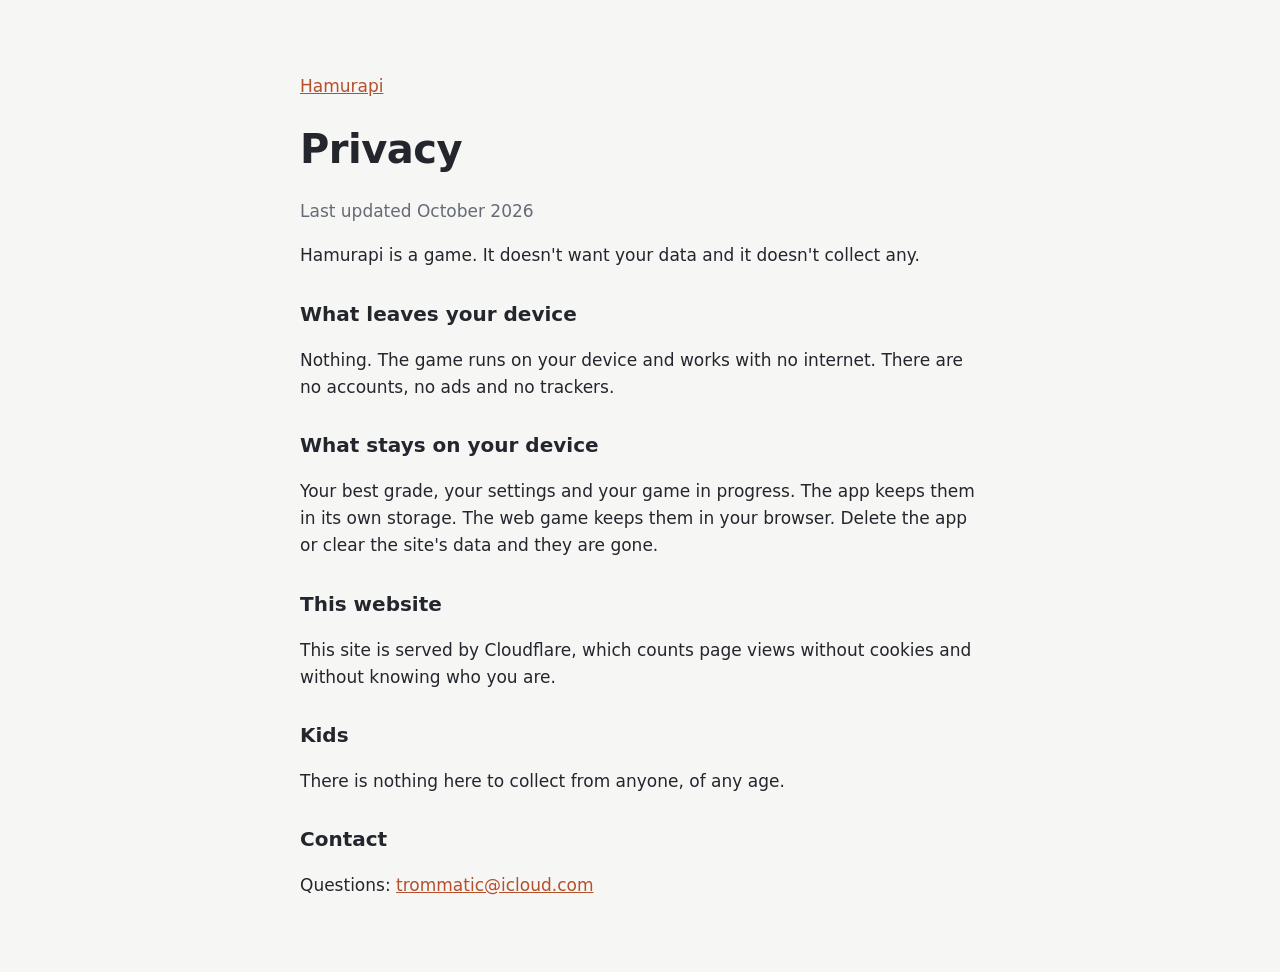
<file: web/privacy.html>
<!doctype html>
<html lang="en">
<head>
<meta charset="utf-8">
<meta name="viewport" content="width=device-width, initial-scale=1">
<title>Hamurapi: privacy</title>
<link rel="icon" href="icon.png">
<style>
body{margin:0;background:#f6f6f4;color:#23262d;font:17px/1.6 -apple-system,system-ui,"Segoe UI",Roboto,sans-serif}
main{max-width:680px;margin:0 auto;padding:56px 20px}
h1{font-size:40px;letter-spacing:-.5px;margin:0 0 6px}h2{font-size:20px;margin:28px 0 4px}
a{color:#b5502c}.muted{color:#666b75}
</style>
</head>
<body>
<main>
  <p><a href="./">Hamurapi</a></p>
  <h1>Privacy</h1>
  <p class="muted">Last updated October 2026</p>
  <p>Hamurapi is a game. It doesn't want your data and it doesn't collect any.</p>
  <h2>What leaves your device</h2>
  <p>Nothing. The game runs on your device and works with no internet. There are no accounts, no ads and no trackers.</p>
  <h2>What stays on your device</h2>
  <p>Your best grade, your settings and your game in progress. The app keeps them in its own storage. The web game keeps them in your browser. Delete the app or clear the site's data and they are gone.</p>
  <h2>This website</h2>
  <p>This site is served by Cloudflare, which counts page views without cookies and without knowing who you are.</p>
  <h2>Kids</h2>
  <p>There is nothing here to collect from anyone, of any age.</p>
  <h2>Contact</h2>
  <p>Questions: <a href="mailto:trommatic@icloud.com">trommatic@icloud.com</a></p>
</main>
</body>
</html>
</file>
<file: web/tokens.css>
/* Hamurapi design tokens. One source for the landing.
   Shared house system: 8 point grid, one radius set, the system font. Terracotta is the only colour Hamurapi owns. */
:root {
  /* colour */
  --accent: #b5502c;          /* actions and links, AA on white */
  --btn: #b5502c;             /* solid buttons, white label */
  --frame: #b5502c;           
  --band: #b5502c;            /* the terracotta band and game mat */
  --band-sub: #f6dccf;        /* secondary text on the band, AA */
  --band-art: #e8a88a;        
  --band-line: rgba(255, 255, 255, .22);
  --accent-light: #e07a4f;    /* icon gradient top */
  --accent-deep: #b5502c;     /* icon gradient bottom */
  --ring: color-mix(in srgb, var(--accent) 30%, transparent);
  --bg: #fdfdfd;
  --surface: #f5f3f2;
  --line: #e3dedb;
  --text: #1a1a1a;
  --sub: #5d5a5c;
  --live: #1a7f37;            /* open issue, added field */
  --bad: #c0392b;             /* removed field */

  /* type */
  --font: -apple-system, BlinkMacSystemFont, "SF Pro Text", "Helvetica Neue", Helvetica, Arial, sans-serif;
  --size-display: 64px; --size-title: 34px; --size-headline: 20px; --size-body: 17px; --size-footnote: 13px;

  /* space: the 8 point grid */
  --sp-1: 4px; --sp-2: 8px; --sp-3: 12px; --sp-4: 16px; --sp-5: 24px; --sp-6: 32px; --sp-7: 48px; --sp-8: 64px; --sp-9: 96px;
  --measure: 680px;
  --wrap: 1120px;

  /* shape */
  --control: 48px; --r-card: 28px; --r-group: 20px; --r-row: 8px; --r-pill: 999px; --r-sq: 2px; --r-icon: 22.5%;
  --motion: .2s ease;
}

@media (prefers-color-scheme: dark) {
  :root {
    --accent: #e8875f;
    --btn: #bd5631; /* #c25a33 was 4.37:1 under white */
    --frame: #c25a33;
    --band: #7a3219;
    --band-sub: #f3d3c4;
    --band-art: #d98a68;
    --bg: #110c0a;
    --surface: #1d1714;
    --line: #352a25;
    --text: #f5f2f3;
    --sub: #b1a6a9;
    --live: #4caf6e;
    --bad: #ff6b6b;
  }
}
</file>
<file: web/landing.css>
/* Hamurapi landing. Off-white page, ink type, one terracotta accent. A short hero, the real game under it,
   four steps of a year from the store shots, a terracotta band of features, then where to get it.
   Every colour, size and radius comes from tokens.css. */
:root {
  /* film grain on terracotta surfaces */
  --grain: url("data:image/svg+xml,%3Csvg xmlns='http://www.w3.org/2000/svg' width='180' height='180'%3E%3Cfilter id='n'%3E%3CfeTurbulence type='fractalNoise' baseFrequency='.85' numOctaves='3' stitchTiles='stitch'/%3E%3CfeColorMatrix values='0 0 0 0 1 0 0 0 0 1 0 0 0 0 1 .28 0 0 0 -.06'/%3E%3C/filter%3E%3Crect width='100%25' height='100%25' filter='url(%23n)'/%3E%3C/svg%3E");
}
* { box-sizing: border-box; margin: 0; }
html { scroll-behavior: smooth; }
body { font-family: var(--font); font-size: var(--size-body); line-height: 24px; color: var(--text); background: var(--bg); -webkit-font-smoothing: antialiased; }
a { color: inherit; }
img { max-width: 100%; }
.wrap { max-width: var(--wrap); margin: 0 auto; padding: 0 var(--sp-5); }
.center { text-align: center; }

h1, h2, h3 { text-wrap: balance; }
h1 { font-size: clamp(56px, 10vw, 144px); line-height: .95; font-weight: 700; letter-spacing: -.045em; }
h2 { font-size: clamp(40px, 5.5vw, 80px); line-height: 1; font-weight: 700; letter-spacing: -.035em; }
h3 { font-size: 22px; line-height: 28px; font-weight: 600; letter-spacing: -.015em; }
.label { display: block; font-size: 12px; line-height: 16px; font-weight: 600; letter-spacing: .08em; text-transform: uppercase; color: var(--sub); margin-bottom: var(--sp-4); }

.btn { height: 44px; padding: 0 var(--sp-5); border-radius: var(--r-pill); display: inline-flex; align-items: center; font-weight: 600; font-size: 15px; text-decoration: none; border: 1px solid transparent; transition: background var(--motion), border-color var(--motion); }
.btn-solid { background: var(--btn); color: #fff; }
.btn-solid:hover { background: color-mix(in srgb, var(--btn) 82%, #fff); }
.btn-ghost { background: var(--surface); color: var(--text); border-color: var(--line); }
.btn-ghost:hover { border-color: var(--text); }
a:focus-visible { outline: 3px solid var(--ring); outline-offset: 2px; }

.nav { position: sticky; top: 0; z-index: 10; display: grid; grid-template-columns: 1fr auto 1fr; align-items: center; gap: var(--sp-5); height: 56px; padding: 0 var(--sp-5); background: color-mix(in srgb, var(--bg) 86%, transparent); backdrop-filter: blur(20px); -webkit-backdrop-filter: blur(20px); border-bottom: 1px solid var(--line); }
.nav .btn { height: 32px; padding: 0 var(--sp-4); }
.nav-brand { grid-column: 2; display: flex; align-items: center; gap: var(--sp-2); font-weight: 700; font-size: 19px; letter-spacing: -.01em; text-decoration: none; }
.nav-brand img { border-radius: var(--r-icon); }
.nav-links { display: flex; gap: var(--sp-5); }
.nav-links a, .nav-get { font-size: 15px; font-weight: 500; text-decoration: none; color: var(--sub); }
.nav-links a:hover, .nav-get:hover { color: var(--text); }
.nav-end { grid-column: 3; justify-self: end; display: flex; align-items: center; gap: var(--sp-5); }

.hero { padding: var(--sp-9) 0 var(--sp-8); }
.hero-icon { display: block; margin: 0 auto var(--sp-6); border-radius: var(--r-icon); box-shadow: 0 12px 32px rgba(0, 0, 0, .18); }
.lead { max-width: 520px; margin: var(--sp-5) auto 0; font-size: 20px; line-height: 28px; color: var(--sub); }
.cta { display: flex; flex-wrap: wrap; justify-content: center; gap: var(--sp-3); margin-top: var(--sp-6); }
.fine { margin-top: var(--sp-4); font-size: var(--size-footnote); line-height: 18px; color: var(--sub); }
.fine a { color: var(--accent); }

/* the real game, full width on a terracotta mat */
.try { margin: 0 clamp(0px, 3vw, 44px); }
.stage { background: var(--grain), var(--band); border-radius: var(--r-group); padding: clamp(12px, 4vw, 64px); }
.stage iframe { display: block; width: 100%; height: min(80svh, 760px); border: 0; border-radius: var(--r-row); background: var(--paper, #f6f6f4); box-shadow: 0 24px 64px rgba(0, 0, 0, .3); }
.hint { margin-top: var(--sp-3); font-size: var(--size-footnote); color: var(--sub); text-align: center; }

.sec { padding: var(--sp-9) 0; }
.head { margin-bottom: var(--sp-7); }
.body { color: var(--sub); margin: var(--sp-5) auto 0; max-width: 560px; }

/* a year in four steps */
.steps { display: grid; grid-template-columns: repeat(2, 1fr); gap: var(--sp-7) var(--sp-6); }
.step img { display: block; width: 100%; height: auto; border-radius: var(--r-row); border: 1px solid var(--line); }
.step figcaption { margin-top: var(--sp-4); }
.step .label { margin-bottom: var(--sp-2); color: var(--accent); }
.step p { margin-top: var(--sp-2); color: var(--sub); font-size: 15px; line-height: 22px; max-width: 440px; }

/* the terracotta band: head, then six ruled cells */
.band { margin: 0 clamp(0px, 3vw, 44px); border-radius: var(--r-group); background: var(--grain), var(--band); color: #fff; overflow: hidden; }
.band .label { color: var(--band-sub); }
.band-copy { text-align: center; padding: var(--sp-9) var(--sp-5) var(--sp-8); }
.cells { display: grid; grid-template-columns: repeat(3, 1fr); border-top: 1px solid var(--band-line); }
.cell { padding: var(--sp-6) var(--sp-6) var(--sp-7); border-right: 1px solid var(--band-line); border-bottom: 1px solid var(--band-line); }
.cell:nth-child(3n) { border-right: 0; }
.cell:nth-last-child(-n+3) { border-bottom: 0; }
.cell p:last-child { margin-top: var(--sp-3); color: var(--band-sub); font-size: 15px; line-height: 22px; }

.plats { display: grid; grid-template-columns: repeat(2, minmax(0, 360px)); justify-content: center; gap: var(--sp-4); margin-top: var(--sp-7); }
.plat { padding: var(--sp-6); border-radius: var(--r-group); background: var(--surface); border: 1px solid var(--line); display: grid; gap: var(--sp-2); justify-items: center; align-content: start; }
.plat small { font-size: 12px; font-weight: 600; letter-spacing: .08em; text-transform: uppercase; color: var(--sub); }
.plat b { font-weight: 700; font-size: 32px; line-height: 40px; letter-spacing: -.03em; }
.plat p { color: var(--sub); font-size: 15px; line-height: 22px; margin-bottom: var(--sp-3); }
.credits { border-top: 1px solid var(--line); }

.foot { padding: var(--sp-8) var(--sp-4) 0; border-top: 1px solid var(--line); overflow: hidden; --scene-paper: var(--bg); --scene-ink: var(--accent); }
.foot-top { max-width: var(--wrap); margin: 0 auto; padding: 0 var(--sp-4); display: flex; flex-wrap: wrap; justify-content: space-between; gap: var(--sp-7); }
.foot-brand { display: grid; gap: var(--sp-2); align-content: start; }
.foot-brand img { border-radius: var(--r-icon); }
.foot-brand b { font-size: 32px; line-height: 40px; letter-spacing: -.03em; }
.foot-brand p { color: var(--sub); font-size: 15px; }
.foot-cols { display: flex; flex-wrap: wrap; gap: var(--sp-8); }
.foot-cols div { display: grid; gap: var(--sp-2); align-content: start; }
.foot-cols .label { margin-bottom: var(--sp-2); }
.foot-cols a { text-decoration: none; font-size: 15px; }
.foot-cols a:hover { color: var(--accent); }
.legal { margin-top: var(--sp-7); text-align: center; font-size: var(--size-footnote); line-height: 16px; color: var(--sub); text-wrap: balance; }
.footer-scene { display: block; width: 100%; height: clamp(150px, 24vw, 340px); margin-top: var(--sp-6); }

.js .reveal { opacity: 0; transform: translateY(16px); transition: opacity .5s ease, transform .5s ease; }
.js .reveal.in { opacity: 1; transform: none; }

@media (max-width: 900px) {
  .cells { grid-template-columns: 1fr 1fr; }
  .cell, .cell:nth-child(3n), .cell:nth-last-child(-n+3) { border-right: 1px solid var(--band-line); border-bottom: 1px solid var(--band-line); }
  .cell:nth-child(2n) { border-right: 0; }
  .cell:nth-last-child(-n+2) { border-bottom: 0; }
}
@media (max-width: 700px) {
  .nav { grid-template-columns: auto 1fr; padding: 0 var(--sp-4); }
  .nav-links, .nav-get { display: none; }
  .nav-brand { grid-column: 1; }
  .nav-end { grid-column: 2; }
  .wrap { padding: 0 var(--sp-4); }
  .hero { padding: var(--sp-8) 0 var(--sp-7); }
  .hero-icon { width: 72px; height: 72px; }
  .sec { padding: var(--sp-8) 0; }
  .steps, .plats { grid-template-columns: 1fr; }
  .stage, .band { border-radius: 0; }
  .stage iframe { height: min(78svh, 640px); }
  .cells { grid-template-columns: 1fr; }
  .cell, .cell:nth-child(2n), .cell:nth-child(3n), .cell:nth-last-child(-n+2) { border-right: 0; border-bottom: 1px solid var(--band-line); padding: var(--sp-5); }
  .cell:last-child { border-bottom: 0; }
  .foot-cols { gap: var(--sp-6); }
}
@media (prefers-reduced-motion: reduce) {
  html { scroll-behavior: auto; }
  .js .reveal { opacity: 1; transform: none; transition: none; }
}
</file>
